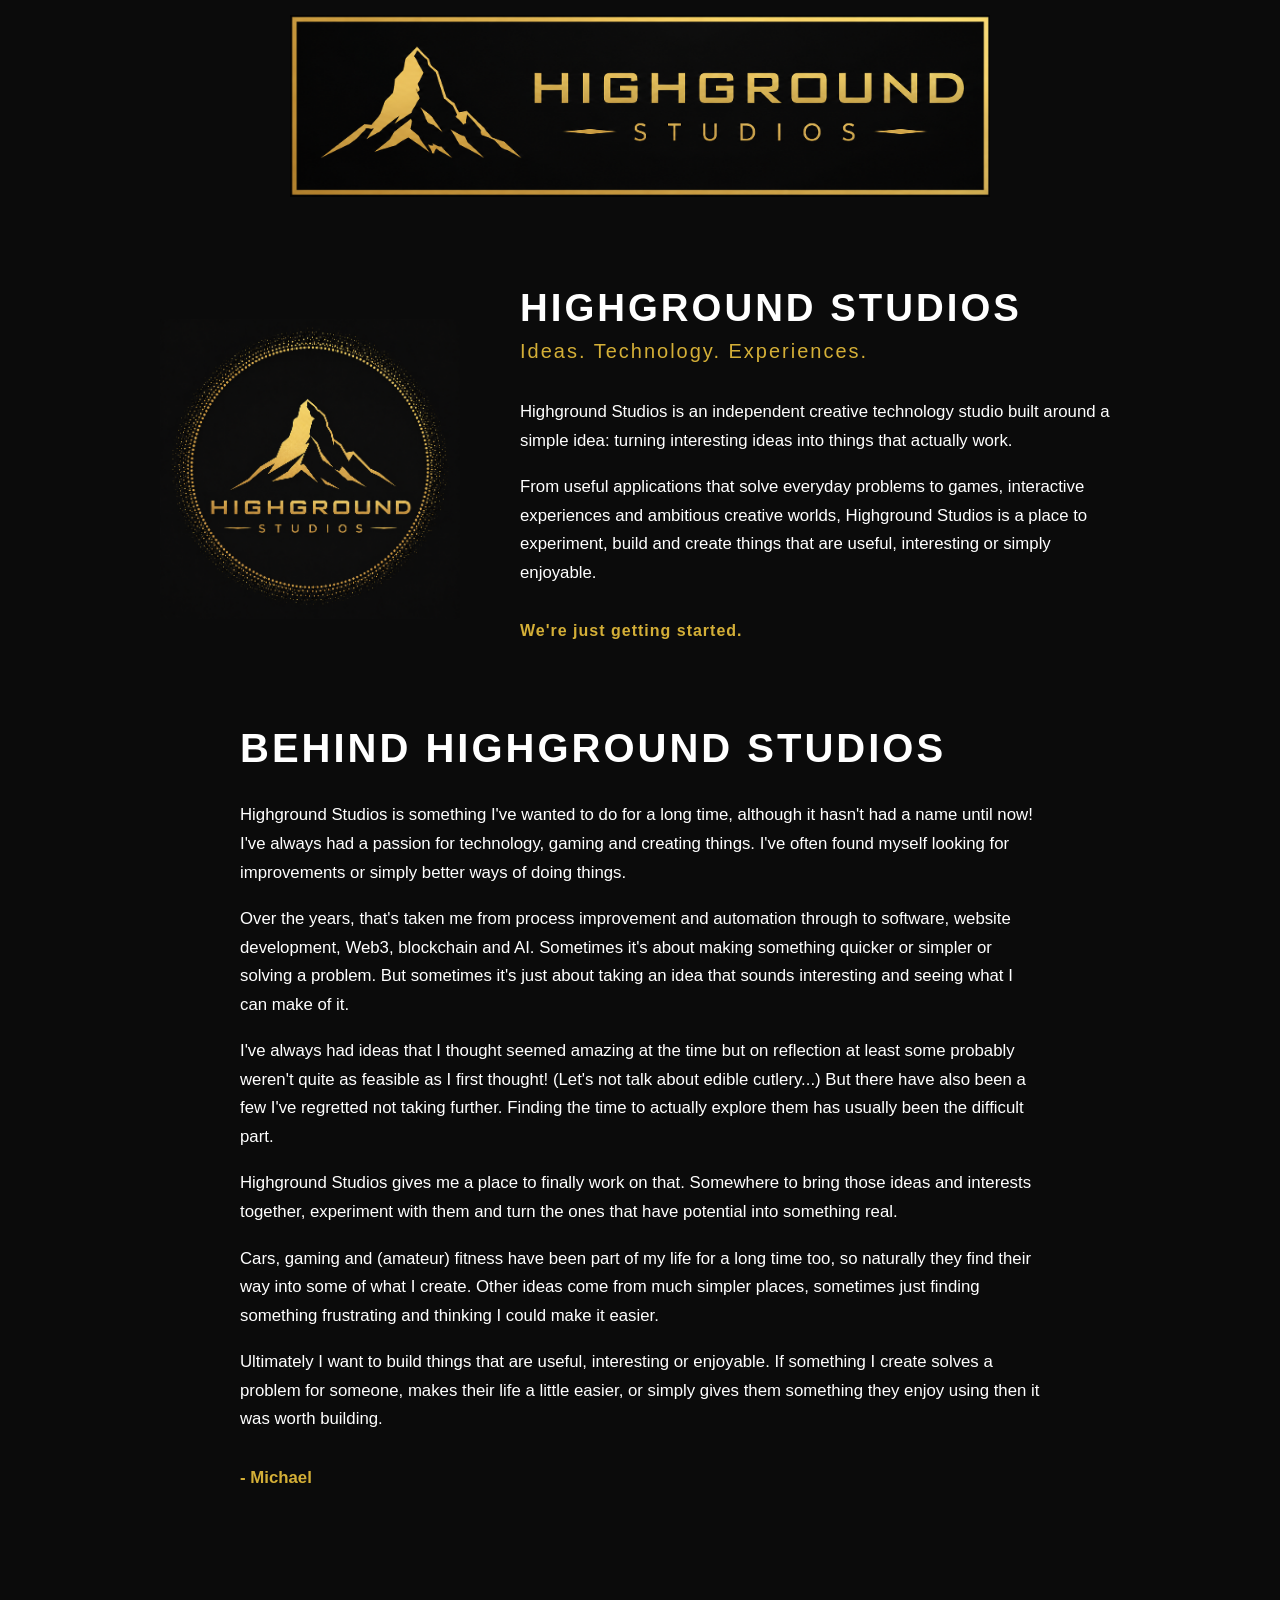
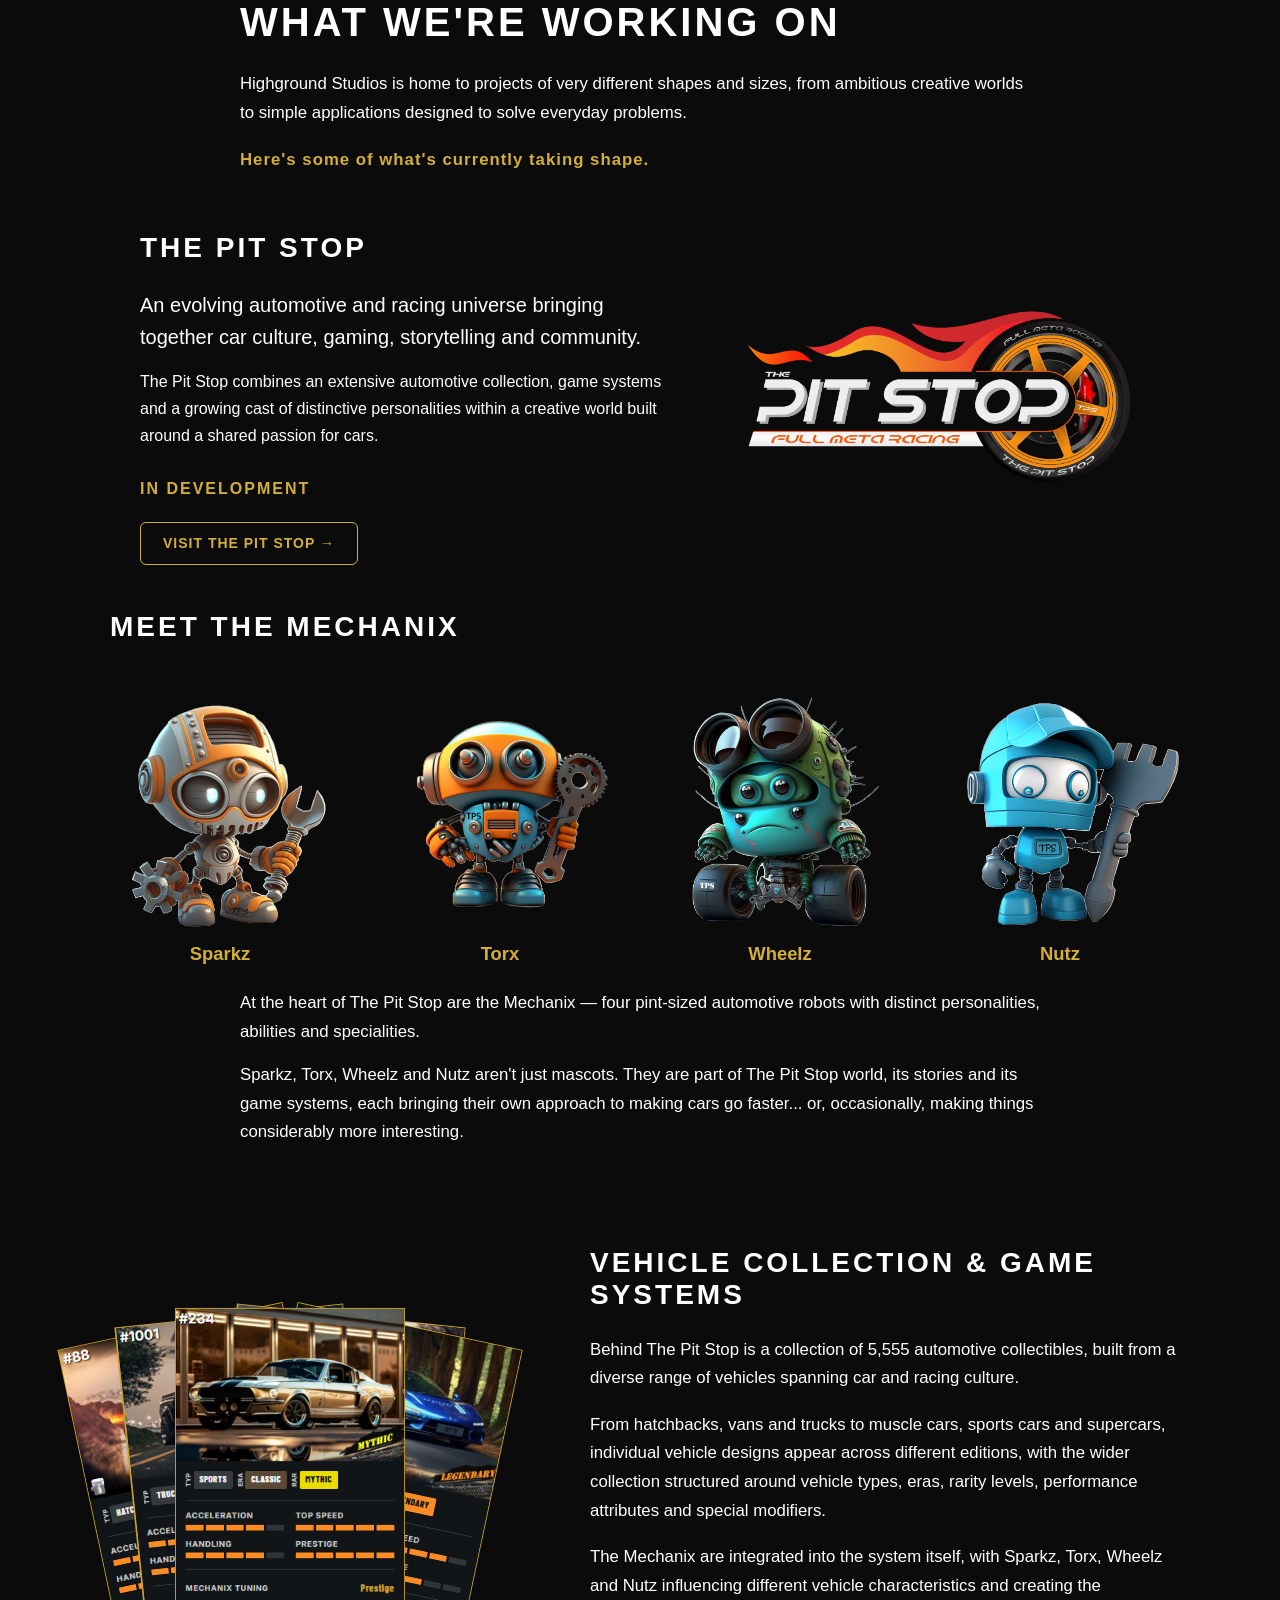
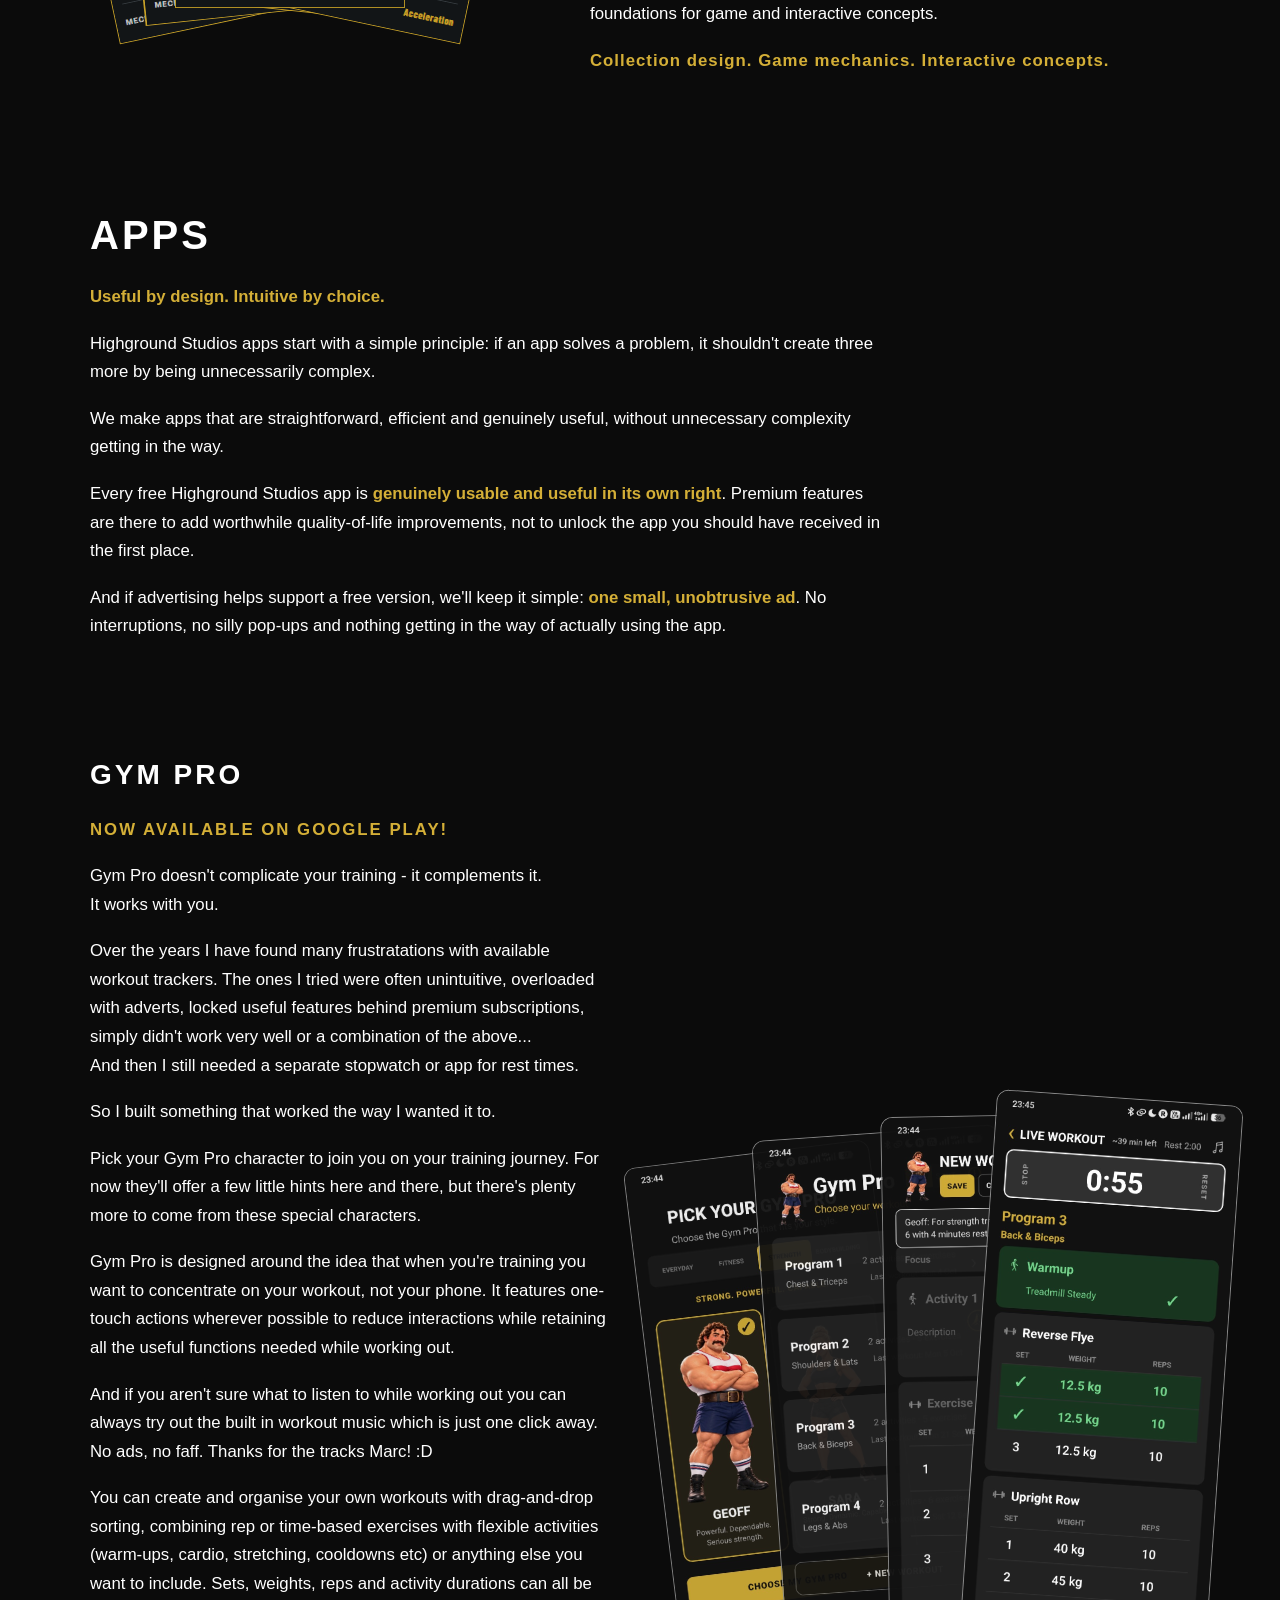
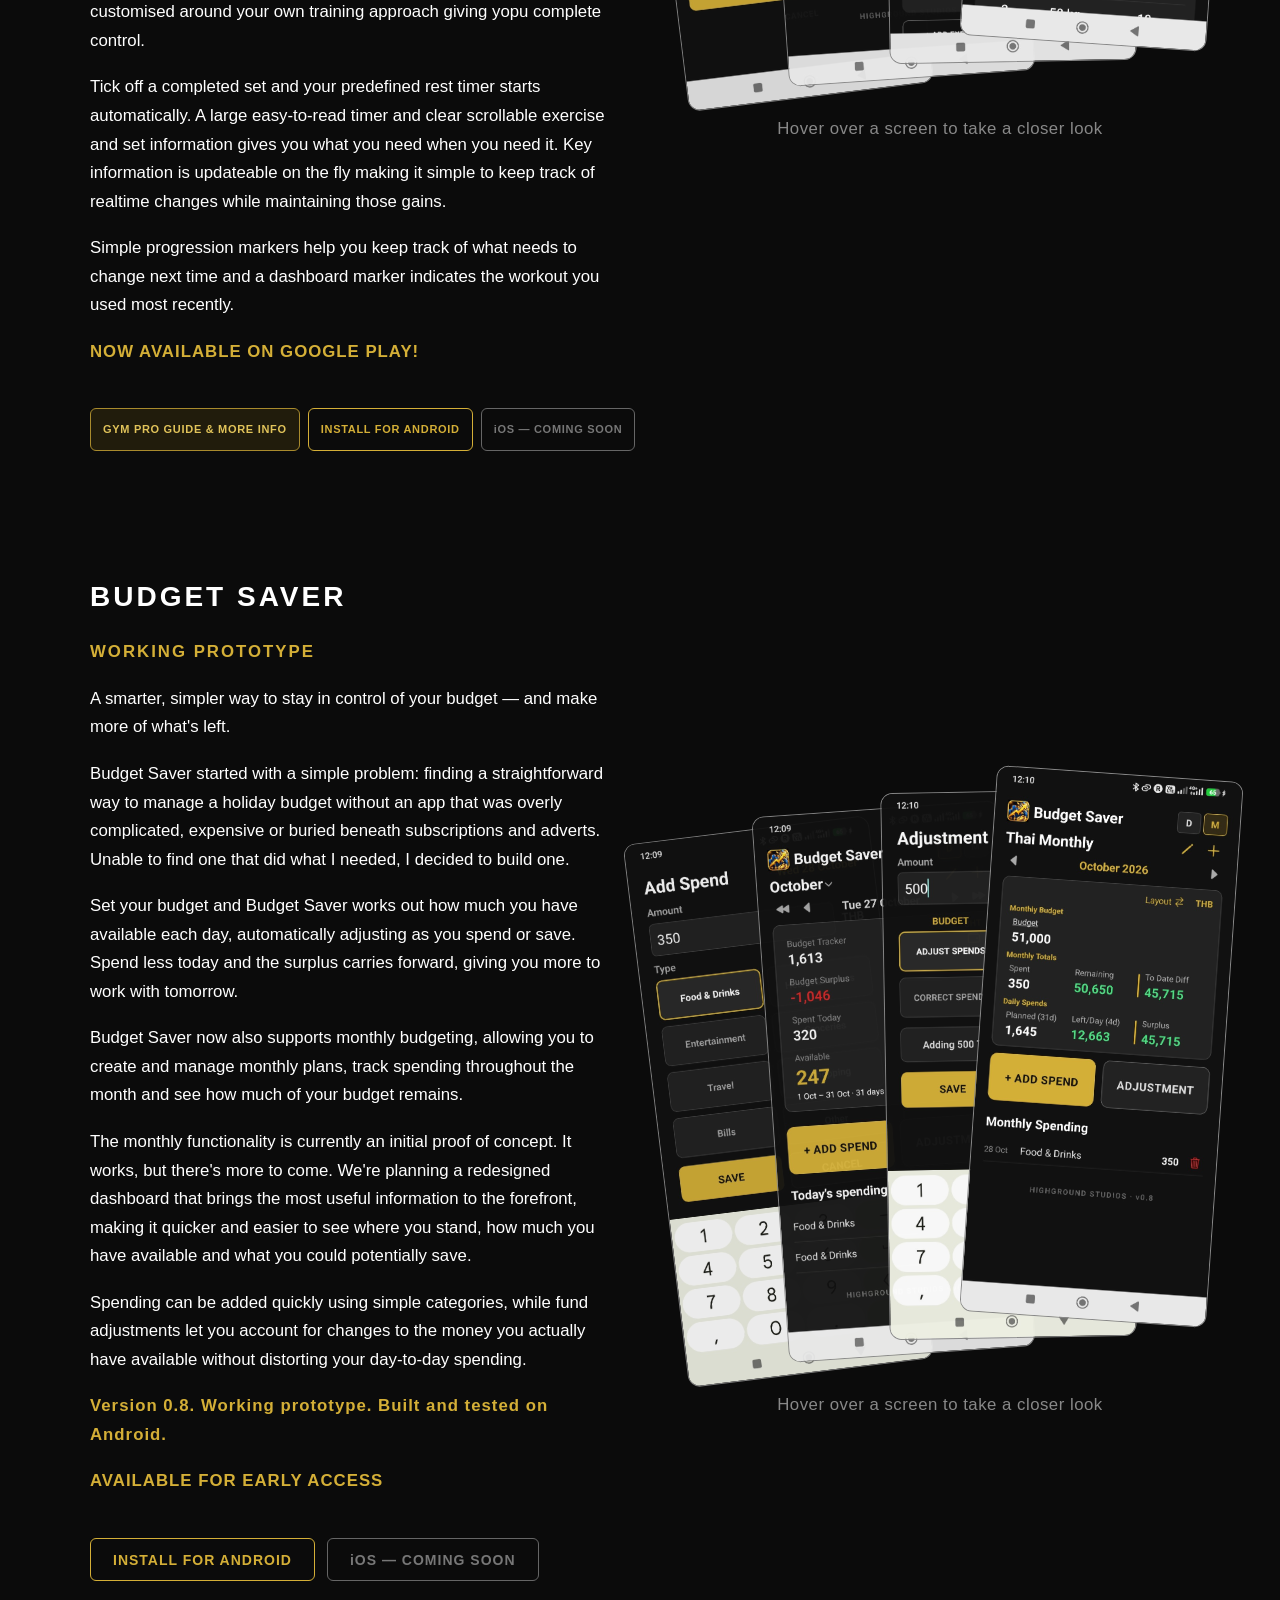
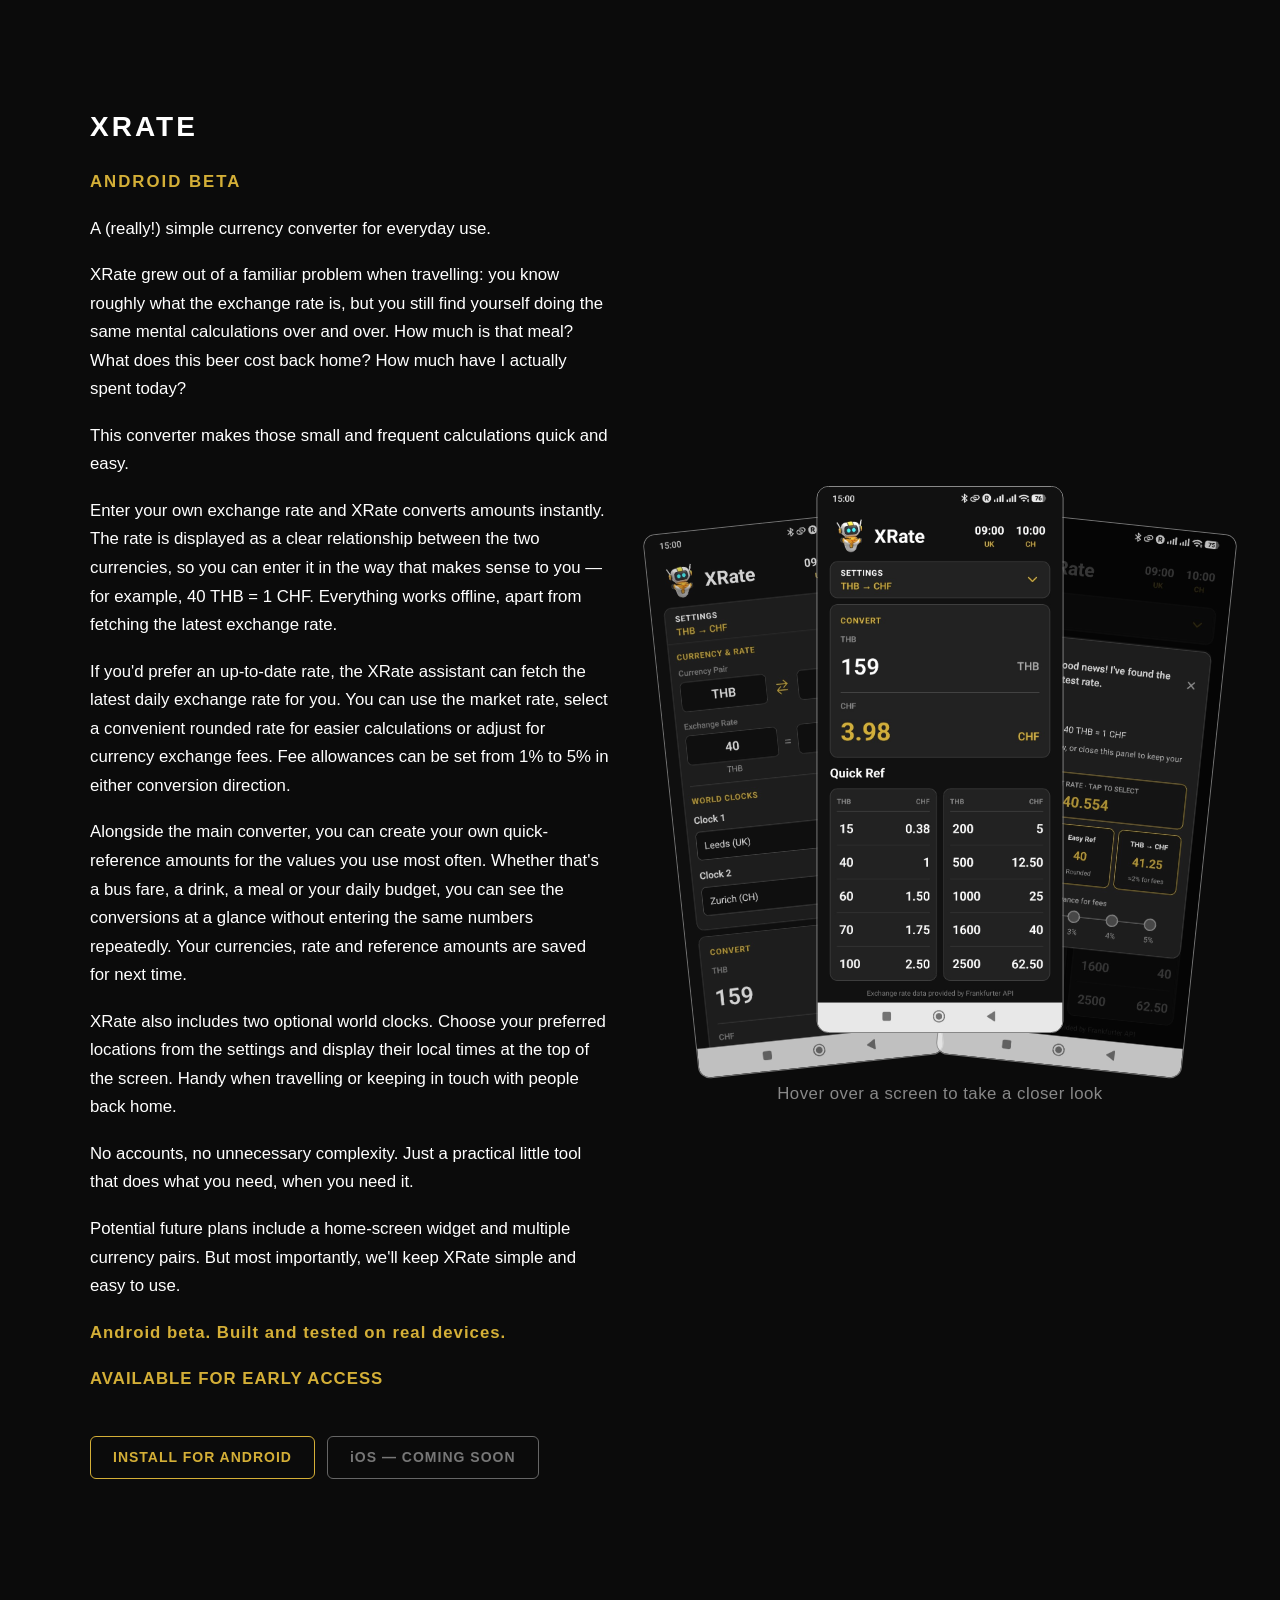
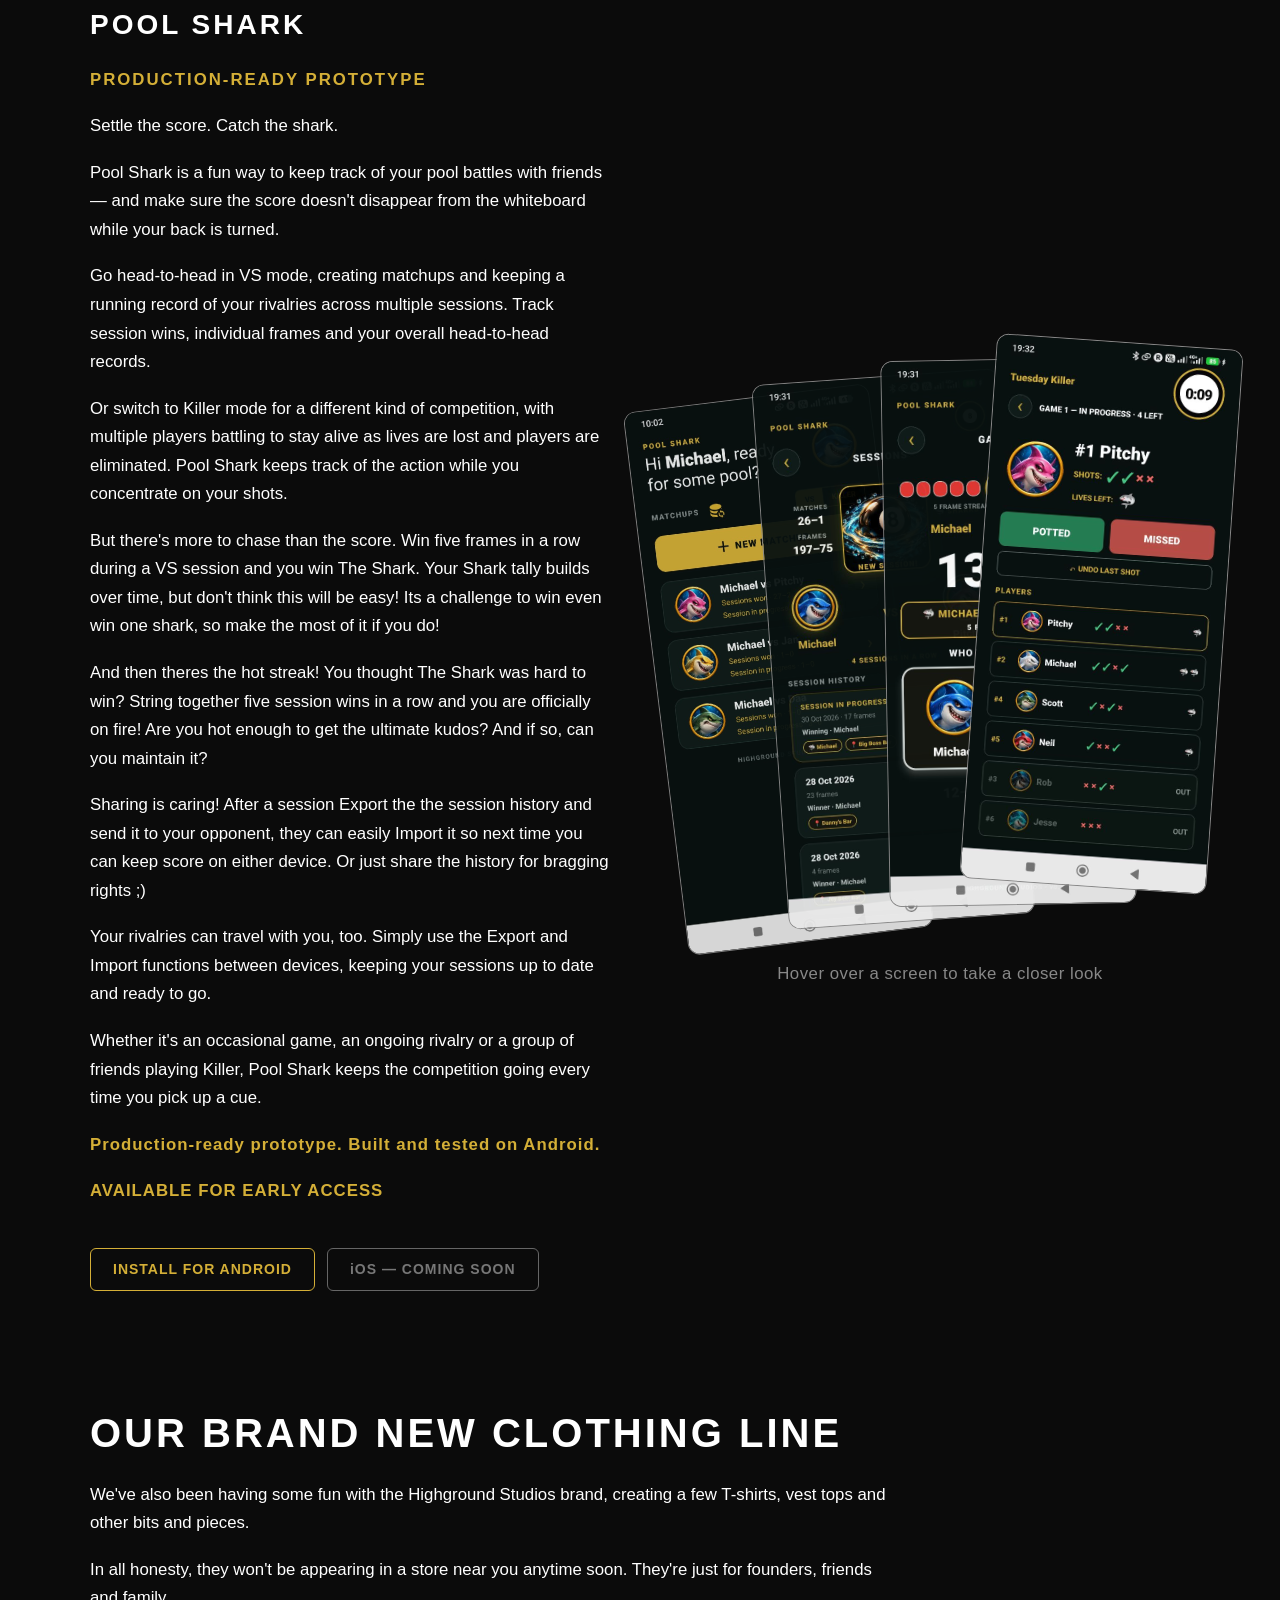
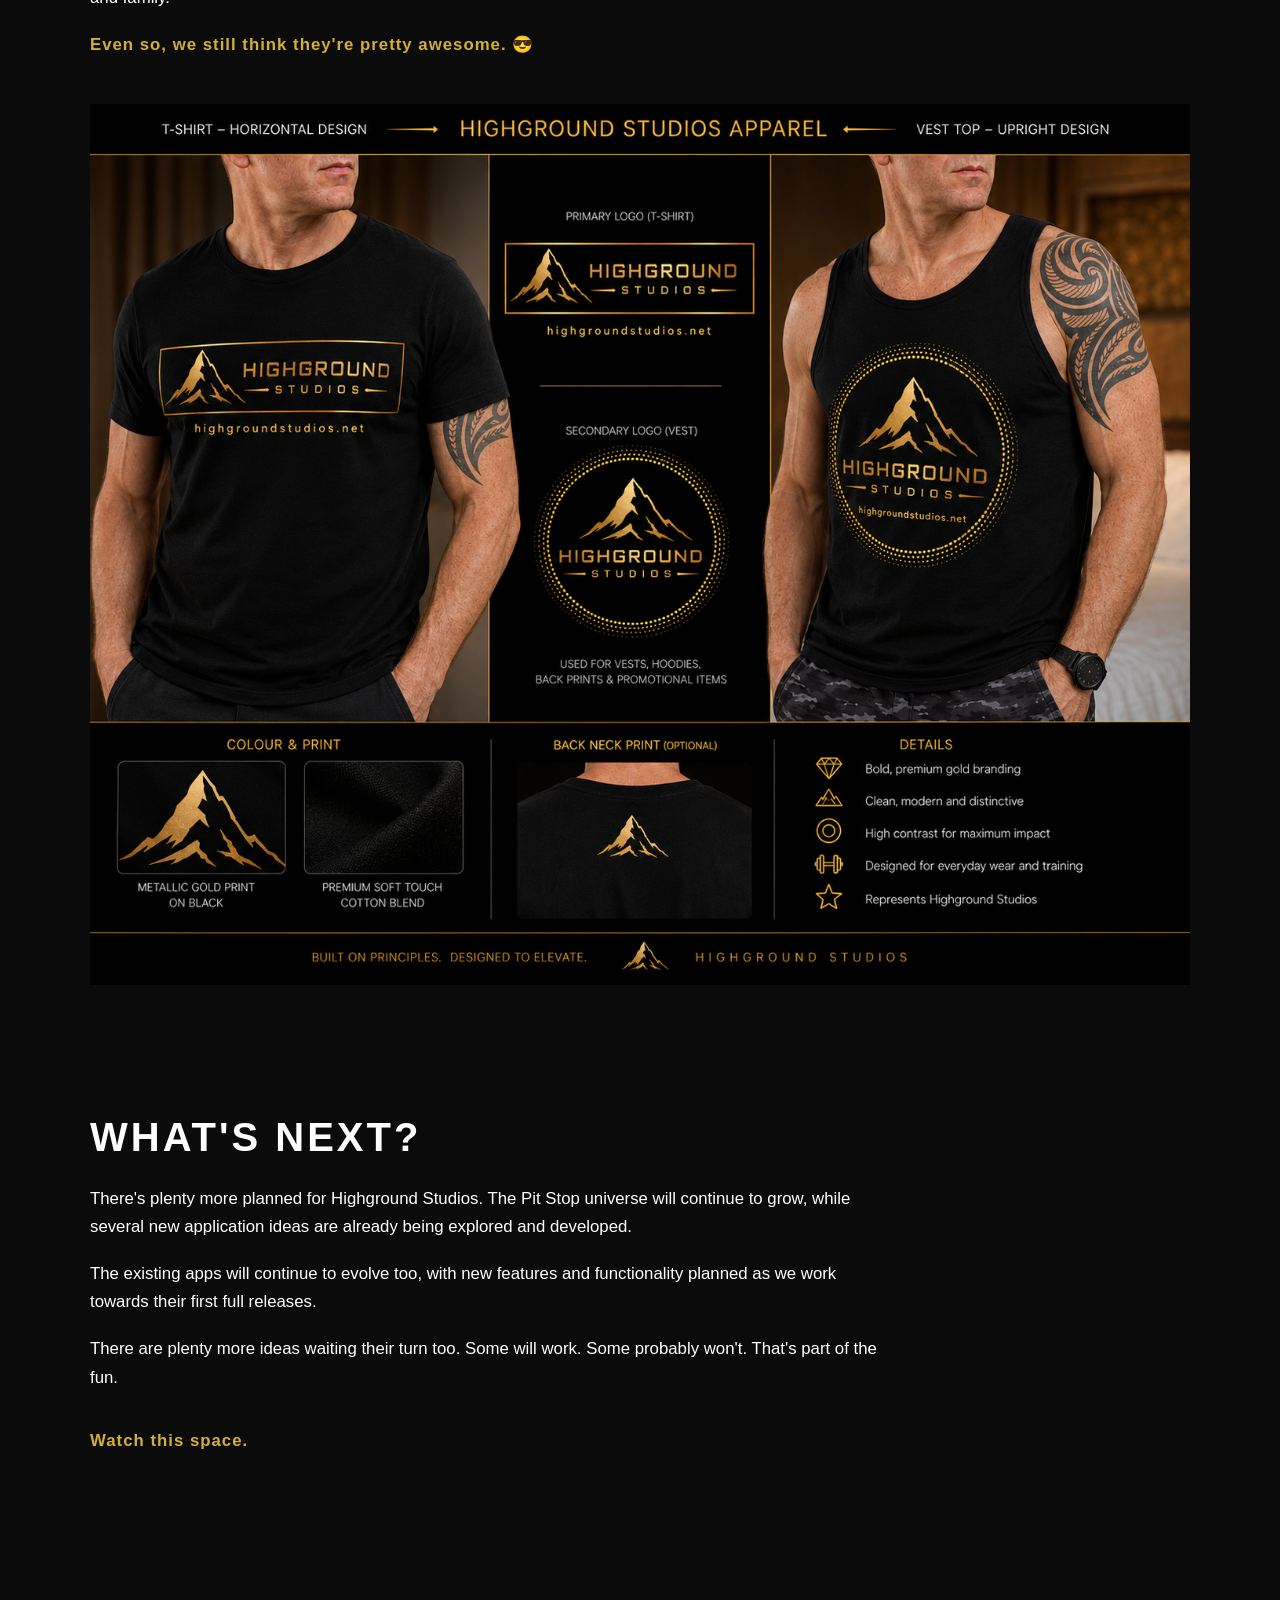
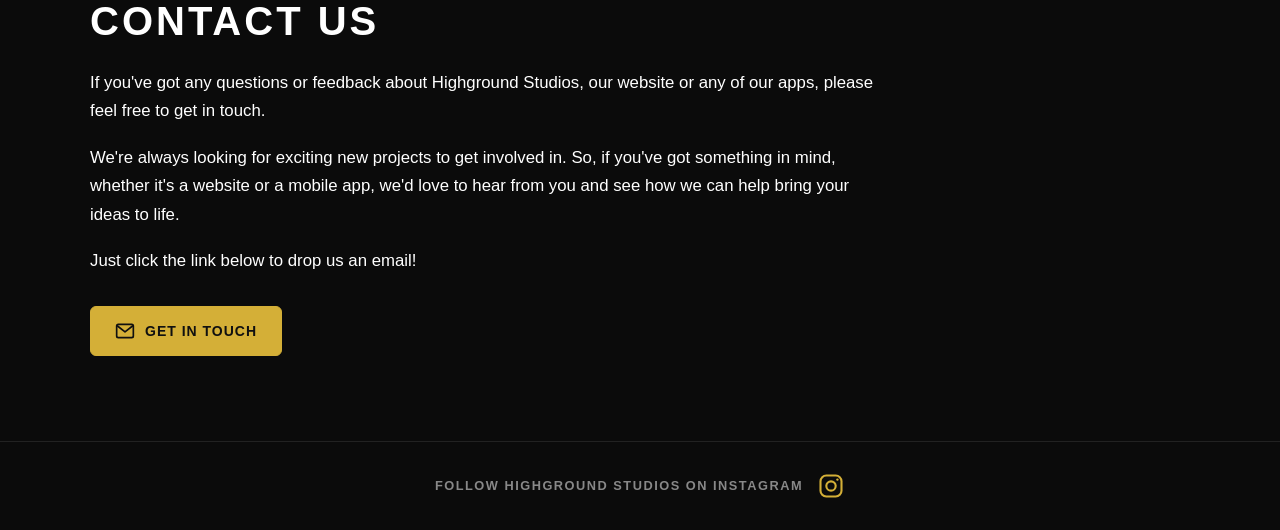
<file: index.html>
<!DOCTYPE html>
<html lang="en">
<head>
    <meta charset="UTF-8">
    <meta name="viewport" content="width=device-width, initial-scale=1.0">

    <title>Highground Studios</title>

    <link rel="stylesheet" href="styles.css">
    <link rel="icon" type="image/png" href="assets/images/logo-clean.png">
</head>

<body>

    <header class="site-header">
        <img
            src="assets/images/logo-banner.png"
            alt="Highground Studios"
            class="banner-logo"
        >
    </header>

    <main>

        <!-- =====================================================
             HIGHGROUND STUDIOS
             ===================================================== -->

        <section class="about" id="home">

            <div class="about-layout">

                <div class="about-image">
                    <img
                        src="assets/images/logo-main.png"
                        alt="Highground Studios"
                        class="about-logo"
                    >
                </div>

                <div class="about-content">

                    <h1>HIGHGROUND STUDIOS</h1>

                    <p class="tagline">
                        Ideas. Technology. Experiences.
                    </p>

                    <p class="about-text">
                        Highground Studios is an independent creative technology studio
                        built around a simple idea: turning interesting ideas into things
                        that actually work.
                    </p>

                    <p class="about-text">
                        From useful applications that solve everyday problems to games,
                        interactive experiences and ambitious creative worlds, Highground
                        Studios is a place to experiment, build and create things that are
                        useful, interesting or simply enjoyable.
                    </p>

                    <p class="coming-soon">
                        We're just getting started.
                    </p>

                </div>

            </div>

        </section>


        <!-- =====================================================
             BEHIND HIGHGROUND STUDIOS
             ===================================================== -->

        <section class="behind-highground" id="about">

            <div class="behind-highground-content">

                <h2>BEHIND HIGHGROUND STUDIOS</h2>

                <p>
                    Highground Studios is something I've wanted to do for a long time,
                    although it hasn't had a name until now! I've always had a passion
                    for technology, gaming and creating things. I've often found myself
                    looking for improvements or simply better ways of doing things.
                </p>

                <p>
                    Over the years, that's taken me from process improvement and automation
                    through to software, website development, Web3, blockchain and AI.
                    Sometimes it's about making something quicker or simpler or solving a
                    problem. But sometimes it's just about taking an idea that sounds
                    interesting and seeing what I can make of it.
                </p>

                <p>
                    I've always had ideas that I thought seemed amazing at the time but on
                    reflection at least some probably weren't quite as feasible as I first
                    thought! (Let's not talk about edible cutlery...) But there have also
                    been a few I've regretted not taking further. Finding the time to
                    actually explore them has usually been the difficult part.
                </p>

                <p>
                    Highground Studios gives me a place to finally work on that. Somewhere
                    to bring those ideas and interests together, experiment with them and
                    turn the ones that have potential into something real.
                </p>

                <p>
                    Cars, gaming and (amateur) fitness have been part of my life for a long
                    time too, so naturally they find their way into some of what I create.
                    Other ideas come from much simpler places, sometimes just finding
                    something frustrating and thinking I could make it easier.
                </p>

                <p>
                    Ultimately I want to build things that are useful, interesting or
                    enjoyable. If something I create solves a problem for someone, makes
                    their life a little easier, or simply gives them something they enjoy
                    using then it was worth building.
                </p>

                <p class="behind-highground-signature">
                    - Michael
                </p>

            </div>

        </section>


        <!-- =====================================================
             WHAT WE'RE WORKING ON
             ===================================================== -->

        <section class="work-intro" id="projects">

            <div class="work-intro-content">

                <h2>WHAT WE'RE WORKING ON</h2>

                <p>
                    Highground Studios is home to projects of very different shapes and sizes,
                    from ambitious creative worlds to simple applications designed to solve
                    everyday problems.
                </p>

                <p class="concept-note">
                    Here's some of what's currently taking shape.
                </p>

            </div>

        </section>


        <!-- =====================================================
             THE PIT STOP
             ===================================================== -->

        <section class="projects">

            <section class="pit-stop" id="the-pit-stop">

                <div class="pit-stop-layout">

                    <div class="pit-stop-content">

                        <h3>THE PIT STOP</h3>

                        <p class="project-intro">
                            An evolving automotive and racing universe bringing together
                            car culture, gaming, storytelling and community.
                        </p>

                        <p class="project-text">
                            The Pit Stop combines an extensive automotive collection,
                            game systems and a growing cast of distinctive personalities
                            within a creative world built around a shared passion for cars.
                        </p>

                        <p class="project-status">
                            IN DEVELOPMENT
                        </p>

                        <div class="app-downloads">
                            <a href="https://the-pit-stop.net" class="download-button">
                                VISIT THE PIT STOP →
                            </a>
                        </div>                   

                    </div>

                    <div class="pit-stop-image">
                        <img
                            src="assets/images/the-pit-stop.png"
                            alt="The Pit Stop"
                            class="pit-stop-logo"
                        >
                    </div>

                </div>

            </section>

        </section>


        <!-- =====================================================
             MEET THE MECHANIX
             ===================================================== -->

        <section class="mechanix-section" id="mechanix">

            <h3>MEET THE MECHANIX</h3>

            <div class="mechanix-grid">

            <div class="mechanix mechanix-sparkz">
                <div class="mechanix-bubble bubble-main">
                    I've got room for one more job!
                </div>
                <div class="mechanix-bubble bubble-wheelz-reaction">
                    It's done! Move on!
                </div>
                <div class="mechanix-bubble bubble-nutz-reaction">
                    When do we start?
                </div>
                <img src="assets/images/sparkz.png" alt="Sparkz">
                <h4>Sparkz</h4>
            </div>

            <div class="mechanix mechanix-torx">
                <div class="mechanix-bubble bubble-main">
                    Right. I've definitely got that figured out now.
                </div>
                <div class="mechanix-bubble bubble-nutz-reaction">
                    Have you thought this through?
                </div>
                <img src="assets/images/torx.png" alt="Torx">
                <h4>Torx</h4>
            </div>

            <div class="mechanix mechanix-wheelz">
                <div class="mechanix-bubble bubble-main">
                    I'll just check that one more time.
                </div>
                <div class="mechanix-bubble bubble-sparkz-reaction">
                    You're already doing six.
                </div>
                <div class="mechanix-bubble bubble-torx-reaction">
                    About time. Can we get on with it now?
                </div>
                <div class="mechanix-bubble bubble-nutz-reaction">
                    Oh no. Not again.
                </div>
                <img src="assets/images/wheelz.png" alt="Wheelz">
                <h4>Wheelz</h4>
            </div>

            <div class="mechanix mechanix-nutz">
                <div class="mechanix-bubble bubble-main">
                    Ooh! I've had another great idea!
                </div>

                <div class="mechanix-bubble bubble-sparkz-thought">
                    Would the biscuit tin be better with wheels or legs?
                </div>

                <div class="mechanix-bubble bubble-torx-thought">
                    Is it fish and chip Friday today? Oh... it's not Friday.
                </div>

                <div class="mechanix-bubble bubble-wheelz-thought">
                    Hmm... Could that sausage dog run faster with caterpillar tracks?
                </div>

                <img src="assets/images/nutz.png" alt="Nutz">
                <h4>Nutz</h4>
            </div>

            </div>

            <div class="mechanix-intro">

                <p>
                    At the heart of The Pit Stop are the Mechanix — four pint-sized
                    automotive robots with distinct personalities, abilities and
                    specialities.
                </p>

                <p>
                    Sparkz, Torx, Wheelz and Nutz aren't just mascots. They are part of
                    The Pit Stop world, its stories and its game systems, each bringing
                    their own approach to making cars go faster... or, occasionally,
                    making things considerably more interesting.
                </p>

            </div>

        </section>


        <!-- =====================================================
             VEHICLE COLLECTION & GAME SYSTEMS
             ===================================================== -->

        <section class="vehicle-systems">

            <div class="vehicle-systems-layout">

                <div class="card-fan">
                    <img src="assets/images/n88.png" alt="TPS #88">
                    <img src="assets/images/n1001.png" alt="TPS #1001">
                    <img src="assets/images/n234.png" alt="TPS #234">
                    <img src="assets/images/n784.png" alt="TPS #784">
                    <img src="assets/images/n55.png" alt="TPS #55">
                </div>

                <div class="vehicle-systems-content">

                    <h3>VEHICLE COLLECTION &amp; GAME SYSTEMS</h3>

                    <p class="vehicle-intro">
                        Behind The Pit Stop is a collection of 5,555 automotive collectibles,
                        built from a diverse range of vehicles spanning car and racing culture.
                    </p>

                    <p>
                        From hatchbacks, vans and trucks to muscle cars, sports cars and
                        supercars, individual vehicle designs appear across different
                        editions, with the wider collection structured around vehicle types,
                        eras, rarity levels, performance attributes and special modifiers.
                    </p>

                    <p>
                        The Mechanix are integrated into the system itself, with Sparkz,
                        Torx, Wheelz and Nutz influencing different vehicle
                        characteristics and creating the foundations for game and
                        interactive concepts.
                    </p>

                    <p class="concept-note">
                        Collection design. Game mechanics. Interactive concepts.
                    </p>

                </div>

            </div>

        </section>


        <!-- =====================================================
             APPS
             ===================================================== -->

        <section class="apps-intro" id="apps">

            <div class="apps-intro-content">

                <h2>APPS</h2>

                <p class="apps-tagline">
                    Useful by design. Intuitive by choice.
                </p>

                <p>
                    Highground Studios apps start with a simple principle: if an app
                    solves a problem, it shouldn't create three more by being unnecessarily
                    complex.
                </p>

                <p>
                    We make apps that are straightforward, efficient and genuinely useful,
                    without unnecessary complexity getting in the way.
                </p>

                <p>
                    Every free Highground Studios app is
                    <strong>genuinely usable and useful in its own right</strong>.
                    Premium features are there to add worthwhile quality-of-life
                    improvements, not to unlock the app you should have received
                    in the first place.
                </p>

                <p>
                    And if advertising helps support a free version, we'll keep it
                    simple: <strong>one small, unobtrusive ad</strong>. No interruptions,
                    no silly pop-ups and nothing getting in the way of actually using
                    the app.
                </p>

            </div>
        </section>


        <!-- =====================================================
             GYMPRO
             ===================================================== -->

        <section class="gympro" id="gympro">

            <div class="gympro-layout">

                <div class="gympro-content">

                    <h3>GYM PRO</h3>

                    <p class="project-status">
                        NOW AVAILABLE ON GOOGLE PLAY!
                    </p>

                    <p class="gympro-intro">
                        Gym Pro doesn't complicate your training - it complements it.<br>
                        It works with you. 
                    </p>

                    <p>
                        Over the years I have found many frustratations with available workout trackers.
                        The ones I tried were often unintuitive, overloaded with adverts, 
                        locked useful features behind premium subscriptions, simply 
                        didn't work very well or a combination of the above...<br>
                        And then I still needed a separate stopwatch or app for rest times.
                    </p>

                    <p>
                        So I built something that worked the way I wanted it to.
                    </p>

                    <p>
                        Pick your Gym Pro character to join you on your training journey. For now they'll offer a few little hints here and there, but there's plenty more to come from these special characters.
                    </p>

                    <p>
                        Gym Pro is designed around the idea that when you're training 
                        you want to concentrate on your workout, not your phone. It features
                        one-touch actions wherever possible to reduce interactions while 
                        retaining all the useful functions needed while working out.
                    </p>
                    <p>
                        And if you aren't sure what to listen to while working out you can always 
                        try out the built in workout music which is just one click away. No ads, no faff.
                        Thanks for the tracks Marc! :D
                    </p>

                    <p>
                        You can create and organise your own workouts with drag-and-drop sorting,
                        combining rep or time-based exercises with flexible activities 
                        (warm-ups, cardio, stretching, cooldowns etc) or anything else you want
                        to include. Sets, weights, reps and activity durations can all be
                        customised around your own training approach giving yopu complete control.
                    </p>

                    <p>
                        Tick off a completed set and your predefined rest timer starts
                        automatically. A large easy-to-read timer and clear scrollable
                        exercise and set information gives you what you need when you need it.
                        Key information is updateable on the fly making it simple to 
                        keep track of realtime changes while maintaining those gains.
                    </p>

                    <p>
                        Simple progression markers help you keep track of what needs to
                        change next time and a dashboard marker indicates the workout
                        you used most recently.
                    </p>

                    <p class="concept-note">NOW AVAILABLE ON GOOGLE PLAY!</p>
                    

                </div>

                <div class="gympro-visual">
                    <img src="assets/images/gympro-characters.jpg" alt="Gym Pro character selection" class="gympro-screen gympro-screen-1">
                    <img src="assets/images/gympro-dash.jpg" alt="Gym Pro dashboard" class="gympro-screen gympro-screen-2">
                    <img src="assets/images/gympro-new-workout.jpg" alt="Gym Pro workout setup" class="gympro-screen gympro-screen-3">
                    <img src="assets/images/gympro-live.jpg" alt="Gym Pro live workout" class="gympro-screen gympro-screen-4">
                    <p class="screenshot-hint">Hover over a screen to take a closer look</p>
                </div>
            </div>

            <div class="app-downloads app-downloads-wide">
                        <a href="gympro.html" class="info-button">GYM PRO GUIDE &amp; MORE INFO</a>
                        <a href="https://play.google.com/store/apps/details?id=com.highgroundstudios.gympro" class="download-button" target="_blank" rel="noopener noreferrer">INSTALL FOR ANDROID</a>
                        <span class="download-button download-button-disabled">iOS — COMING SOON</span>
                    </div>

        </section>



        <!-- =====================================================
            BUDGET SAVER
            ===================================================== -->

        <section class="jarjar" id="budgetsaver">

            <div class="jarjar-layout">

                <div class="jarjar-content">

                    <h3>BUDGET SAVER</h3>

                    <p class="project-status">
                        WORKING PROTOTYPE
                    </p>

                    <p class="jarjar-intro">
                        A smarter, simpler way to stay in control of your budget —
                        and make more of what's left.
                    </p>

                    <p>
                        Budget Saver started with a simple problem: finding a straightforward
                        way to manage a holiday budget without an app that was overly
                        complicated, expensive or buried beneath subscriptions and adverts.
                        Unable to find one that did what I needed, I decided to build one.
                    </p>

                    <p>
                        Set your budget and Budget Saver works out how much you have available
                        each day, automatically adjusting as you spend or save. Spend less
                        today and the surplus carries forward, giving you more to work with
                        tomorrow.
                    </p>

                    <p>
                        Budget Saver now also supports monthly budgeting, allowing you to
                        create and manage monthly plans, track spending throughout the month
                        and see how much of your budget remains.
                    </p>

                    <p>
                        The monthly functionality is currently an initial proof of concept.
                        It works, but there's more to come. We're planning a redesigned
                        dashboard that brings the most useful information to the forefront,
                        making it quicker and easier to see where you stand, how much you
                        have available and what you could potentially save.
                    </p>

                    <p>
                        Spending can be added quickly using simple categories, while fund
                        adjustments let you account for changes to the money you actually
                        have available without distorting your day-to-day spending.
                    </p>

                    <p class="concept-note">
                        Version 0.8. Working prototype. Built and tested on Android.
                    </p>

                    <p class="concept-note">AVAILABLE FOR EARLY ACCESS</p>
                    

                </div>

                <div class="jarjar-visual jarjar-visual-four">

                    <img
                        src="assets/images/budgetsaver-addspend.jpg"
                        alt="Budget Saver add spend screen"
                        class="jarjar-screen jarjar-screen-left"
                    >

                    <img
                        src="assets/images/budgetsaver-adjust.jpg"
                        alt="Budget Saver adjustment screen"
                        class="jarjar-screen jarjar-screen-right"
                    >

                    <img
                        src="assets/images/budgetsaver-daily.jpg"
                        alt="Budget Saver daily dashboard"
                        class="jarjar-screen jarjar-screen-daily"
                    >

                    <img
                        src="assets/images/budgetsaver-monthly.jpg"
                        alt="Budget Saver monthly dashboard"
                        class="jarjar-screen jarjar-screen-front"
                    >

                    <p class="screenshot-hint">
                        Hover over a screen to take a closer look
                    </p>

                </div>

            </div>

            <div class="app-downloads app-downloads-wide">
                        <a href="android.html?from=budgetsaver" class="download-button">INSTALL FOR ANDROID</a>
                        <span class="download-button download-button-disabled">iOS — COMING SOON</span>
                    </div>

        </section>

        <!-- =====================================================
             XRATE
             ===================================================== -->


        <section class="xrate" id="xrate">

            <div class="xrate-layout">

                <div class="xrate-content">

                    <h3>XRATE</h3>

                    <p class="project-status">
                        ANDROID BETA
                    </p>

                    <p class="xrate-intro">
                        A (really!) simple currency converter for everyday use.
                    </p>

                    <p>
                        XRate grew out of a familiar problem when travelling: you know
                        roughly what the exchange rate is, but you still find yourself
                        doing the same mental calculations over and over. How much is
                        that meal? What does this beer cost back home? How much have
                        I actually spent today?
                    </p>

                    <p>
                        This converter makes those small and frequent calculations
                        quick and easy.
                    </p>

                    <p>
                        Enter your own exchange rate and XRate converts amounts
                        instantly. The rate is displayed as a clear relationship
                        between the two currencies, so you can enter it in the way
                        that makes sense to you — for example, 40 THB = 1 CHF.
                        Everything works offline, apart from fetching the latest
                        exchange rate.
                    </p>

                    <p>
                        If you'd prefer an up-to-date rate, the XRate assistant can
                        fetch the latest daily exchange rate for you. You can use
                        the market rate, select a convenient rounded rate for
                        easier calculations or adjust for currency exchange fees.
                        Fee allowances can be set from 1% to 5% in either
                        conversion direction.
                    </p>

                    <p>
                        Alongside the main converter, you can create your own
                        quick-reference amounts for the values you use most often.
                        Whether that's a bus fare, a drink, a meal or your daily
                        budget, you can see the conversions at a glance without
                        entering the same numbers repeatedly. Your currencies,
                        rate and reference amounts are saved for next time.
                    </p>

                    <p>
                        XRate also includes two optional world clocks. Choose
                        your preferred locations from the settings and display
                        their local times at the top of the screen. Handy when
                        travelling or keeping in touch with people back home.
                    </p>

                    <p>
                        No accounts, no unnecessary complexity. Just a practical
                        little tool that does what you need, when you need it.
                    </p>

                    <p>
                        Potential future plans include a home-screen widget
                        and multiple currency pairs. But most importantly,
                        we'll keep XRate simple and easy to use.
                    </p>

                    <p class="concept-note">
                        Android beta. Built and tested on real devices.
                    </p>

                    <p class="concept-note">AVAILABLE FOR EARLY ACCESS</p>
                    

                </div>

                <div class="xrate-visual">

                    <img
                        src="assets/images/xrate v0.3 2.jpg"
                        alt="XRate currency and world clock settings"
                        class="xrate-screen xrate-screen-left"
                    >

                    <img
                        src="assets/images/xrate v0.3 3.jpg"
                        alt="XRate assistant with daily rates and fee adjustments"
                        class="xrate-screen xrate-screen-right"
                    >

                    <img
                        src="assets/images/xrate v0.3 1.jpg"
                        alt="XRate converter with world clocks and quick references"
                        class="xrate-screen xrate-screen-front"
                    >

                    <p class="screenshot-hint">
                        Hover over a screen to take a closer look
                    </p>

                </div>

            </div>

            <div class="app-downloads app-downloads-wide">
                        <a href="android.html?from=xrate" class="download-button">INSTALL FOR ANDROID</a>
                        <span class="download-button download-button-disabled">iOS — COMING SOON</span>
                    </div>

        </section>


        <!-- =====================================================
            POOL SHARK
            ===================================================== -->

        <section class="poolshark" id="poolshark">

            <div class="poolshark-layout">

                <div class="poolshark-content">

                    <h3>POOL SHARK</h3>

                    <p class="project-status">
                        PRODUCTION-READY PROTOTYPE
                    </p>

                    <p class="poolshark-intro">
                        Settle the score. Catch the shark.
                    </p>

                    <p>
                        Pool Shark is a fun way to keep track of your pool battles with friends —
                        and make sure the score doesn't disappear from the whiteboard while your
                        back is turned.
                    </p>

                    <p>
                        Go head-to-head in VS mode, creating matchups and keeping a running record
                        of your rivalries across multiple sessions. Track session wins, individual
                        frames and your overall head-to-head records.
                    </p>

                    <p>
                        Or switch to Killer mode for a different kind of competition, with multiple
                        players battling to stay alive as lives are lost and players are eliminated.
                        Pool Shark keeps track of the action while you concentrate on your shots.
                    </p>

                    <p>
                        But there's more to chase than the score. Win five frames in a row during
                        a VS session and you win The Shark. Your Shark tally builds over time, 
                        but don't think this will be easy!
                        Its a challenge to win even win one shark, so make the most of it if you do!
                    </p>

                    <p>
                        And then theres the hot streak! You thought The Shark was hard to win? 
                        String together five session wins in a row and you are officially on fire!
                        Are you hot enough to get the ultimate kudos? And if so, can you maintain it?
                    </p>

                    <p>
                        Sharing is caring!
                        After a session Export the the session history and send it to your opponent,
                        they can easily Import it so next time you can keep score on either device.
                        Or just share the history for bragging rights ;)
                    </p>

                    <p>                        
                        Your rivalries can travel with you, too. Simply use the Export and Import functions
                        between devices, keeping your sessions up to date and ready to go.
                    </p>

                    <p>
                        Whether it's an occasional game, an ongoing rivalry or a group of friends
                        playing Killer, Pool Shark keeps the competition going every time you
                        pick up a cue.
                    </p>

                    <p class="concept-note">
                        Production-ready prototype. Built and tested on Android.
                    </p>

                    <p class="concept-note">AVAILABLE FOR EARLY ACCESS</p>
                    

                </div>


                <div class="poolshark-visual">

                    <img
                        src="assets/images/poolshark1.jpg"
                        alt="Pool Shark VS matchup dashboard"
                        class="poolshark-screen poolshark-screen-left"
                    >

                    <img
                        src="assets/images/poolshark3.jpg"
                        alt="Pool Shark session overview"
                        class="poolshark-screen poolshark-screen-right"
                    >

                    <img
                        src="assets/images/poolshark4.jpg"
                        alt="Pool Shark Killer gameplay"
                        class="poolshark-screen poolshark-screen-front"
                    >

                    <img
                        src="assets/images/poolshark2.jpg"
                        alt="Pool Shark VS gameplay"
                        class="poolshark-screen poolshark-screen-sessions"
                    >

                    <p class="screenshot-hint">
                        Hover over a screen to take a closer look
                    </p>

                </div>


            </div>

            <div class="app-downloads app-downloads-wide">
                        <a href="android.html?from=poolshark" class="download-button">INSTALL FOR ANDROID</a>
                        <span class="download-button download-button-disabled">iOS — COMING SOON</span>
                    </div>

        </section>

        <!-- =====================================================
            HIGHGROUND CLOTHING
            ===================================================== -->

        <section class="highground-clothing" id="clothing">

            <div class="highground-clothing-content">

                <h2>OUR BRAND NEW CLOTHING LINE</h2>

                <p>
                    We've also been having some fun with the Highground Studios brand,
                    creating a few T-shirts, vest tops and other bits and pieces.
                </p>

                <p>
                    In all honesty, they won't be appearing in a store near you anytime
                    soon. They're just for founders, friends and family.
                </p>

                <p class="concept-note">
                    Even so, we still think they're pretty awesome. 😎
                </p>

                <img
                    src="assets/images/shirt-concept.png"
                    alt="Highground Studios T-shirt and vest top concepts"
                    class="clothing-concept"
                >

            </div>

        </section>


        <!-- =====================================================
            WHAT'S NEXT?
            ===================================================== -->

        <section class="more-coming" id="next">

            <div class="more-coming-content">

                <h2>WHAT'S NEXT?</h2>

                <p>
                    There's plenty more planned for Highground Studios. The Pit Stop
                    universe will continue to grow, while several new application ideas
                    are already being explored and developed.
                </p>

                <p>
                    The existing apps will continue to evolve too, with new features
                    and functionality planned as we work towards their first full releases.
                </p>

                <p>
                    There are plenty more ideas waiting their turn too. Some will work.
                    Some probably won't. That's part of the fun.
                </p>

                <p class="concept-note">
                    Watch this space.
                </p>

            </div>

        </section>

        <!-- =====================================================
             CONTACT US
             ===================================================== -->
        <section class="contact-section" id="contact">
            <div class="contact-content">
                <h2>CONTACT US</h2>
                <p>
                    If you've got any questions or feedback about Highground Studios,
                    our website or any of our apps, please feel free to get in touch.
                </p>
                <p>
                    We're always looking for exciting new projects to get involved in.
                    So, if you've got something in mind, whether it's a website or a
                    mobile app, we'd love to hear from you and see how we can help
                    bring your ideas to life.
                </p>
                <p>Just click the link below to drop us an email!</p>
                <a class="contact-email-button" href="mailto:info@highgroundstudios.net?subject=Highground%20Studios%20%E2%80%93%20Website%20Enquiry">
                    <svg viewBox="0 0 24 24" width="20" height="20" fill="none" stroke="currentColor" stroke-width="2" stroke-linecap="round" stroke-linejoin="round" aria-hidden="true">
                        <rect x="2" y="4" width="20" height="16" rx="2"></rect>
                        <path d="m3 6 9 7 9-7"></path>
                    </svg>
                    GET IN TOUCH
                </a>
            </div>
        </section>
    </main>

    <footer class="site-footer">
        <div class="footer-content">
            <span class="footer-label">FOLLOW HIGHGROUND STUDIOS ON INSTAGRAM</span>

            <a
                href="https://www.instagram.com/madeby.highgroundstudios/"
                target="_blank"
                rel="noopener noreferrer"
                class="instagram-link"
                aria-label="Highground Studios on Instagram"
                title="@madeby.highgroundstudios"
            >
                <svg viewBox="0 0 24 24" aria-hidden="true">
                    <rect x="3" y="3" width="18" height="18" rx="5"></rect>
                    <circle cx="12" cy="12" r="4"></circle>
                    <circle cx="17.5" cy="6.5" r="1"></circle>
                </svg>
            </a>
        </div>
    </footer>

</body>
</html>
</file>
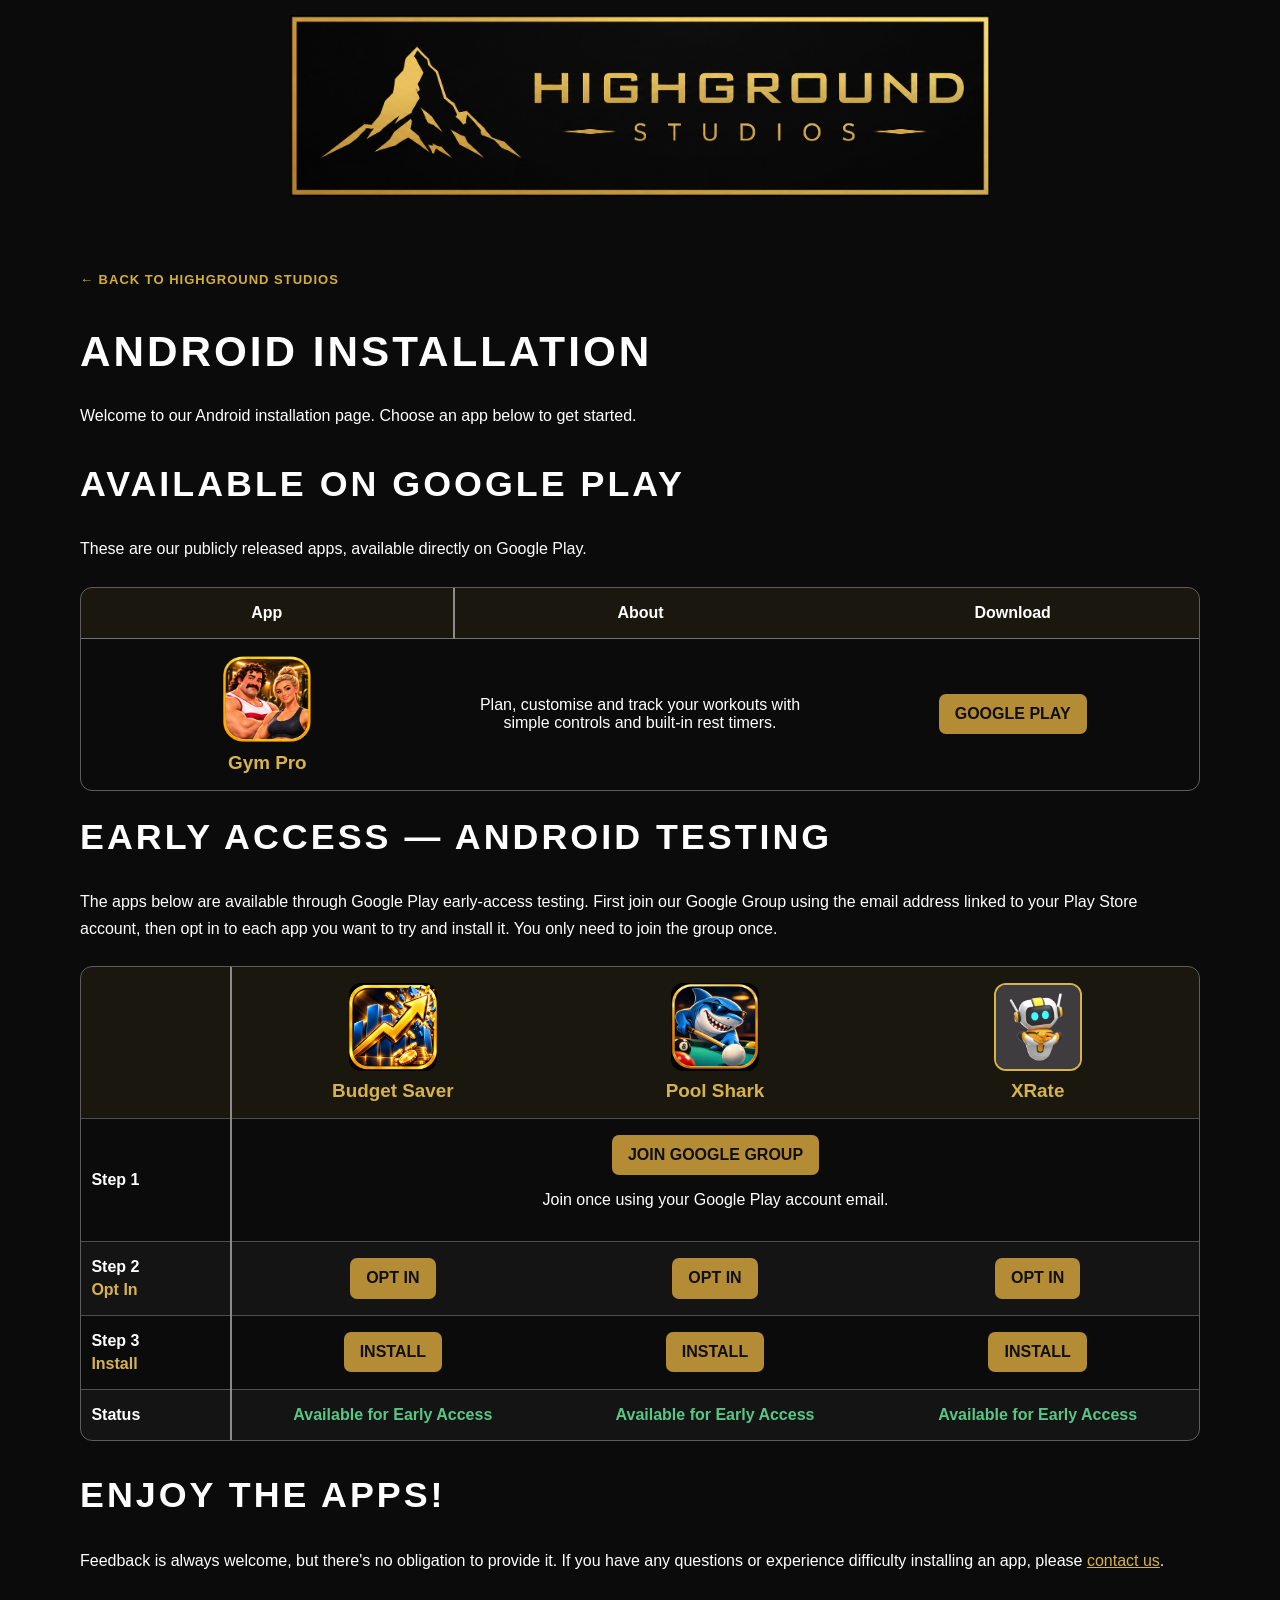
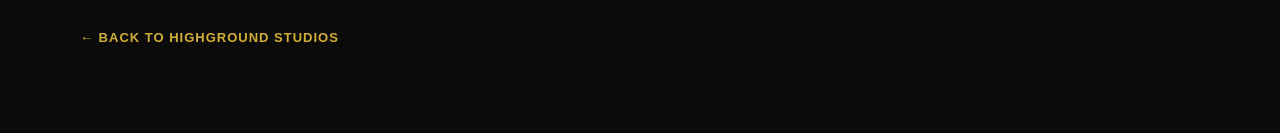
<file: android.html>
<!DOCTYPE html>
<html lang="en">
<head>
  <meta charset="UTF-8">
  <meta name="viewport" content="width=device-width, initial-scale=1.0">
  <title>Android Installation | Highground Studios</title>
  <link rel="stylesheet" href="styles.css">
  <link rel="icon" type="image/png" href="assets/images/logo-clean.png">
  <style>
    .android-main{max-width:1120px;margin:auto;padding:2rem 1rem 4rem}
    .android-main h1,.android-main h2{text-align:left}
    .android-main h1{font-size:clamp(1.8rem,3.3vw,2.7rem);line-height:1.2;margin:1rem 0 1.5rem}
    .android-main h2{font-size:clamp(1.65rem,2.8vw,2.3rem);line-height:1.25}
    .android-intro{margin:1.5rem 0 2rem;line-height:1.75;text-align:left}
    .android-table-wrap{overflow-x:auto;border:1px solid rgba(160,160,160,.55);border-radius:12px;margin:1.5rem 0}
    .android-table{width:100%;min-width:740px;table-layout:fixed;border-collapse:collapse;text-align:center}
    .android-table th,.android-table td{padding:1rem .65rem;border-bottom:1px solid rgba(160,160,160,.45)}
    .android-table thead th{vertical-align:middle;background:rgba(180,140,54,.09)}
    .android-table tbody tr:nth-child(even){background:rgba(255,255,255,.035)}
    .android-app-icon{display:block;width:88px;height:88px;object-fit:contain;margin:0 auto .55rem;border-radius:12px;transition:transform .2s ease;transform-origin:center}
    .android-table thead th:hover .android-app-icon{animation:android-icon-shimmy .5s ease-in-out;transform:scale(1.08)}
    .android-public-table tbody td:first-child:hover .android-app-icon{animation:android-icon-shimmy .5s ease-in-out;transform:scale(1.08)}
    @keyframes android-icon-shimmy{0%,100%{transform:rotate(0deg) scale(1.08)}25%{transform:rotate(-5deg) scale(1.08)}50%{transform:rotate(4deg) scale(1.08)}75%{transform:rotate(-2deg) scale(1.08)}}
    @media(prefers-reduced-motion:reduce){.android-app-icon{transition:none}.android-table thead th:hover .android-app-icon,.android-public-table tbody td:first-child:hover .android-app-icon{animation:none;transform:none}}
    .android-table thead th:first-child,.android-table tbody th.android-step{border-right:2px solid rgba(190,190,190,.7)}
    .android-table tbody tr:last-child th,.android-table tbody tr:last-child td{border-bottom:0}
    .android-step{text-align:left;font-weight:700}
    .android-step small{display:block;font-weight:700;font-size:1em;color:#d8b34c;margin-top:.3rem}
    .android-group-cell{text-align:center}
    .android-app-icon-xrate{border:2px solid #d8b34c;box-sizing:border-box}
    .android-app-name{font-weight:700;font-size:1.18rem;color:#d8b34c}
    .android-action{display:inline-block;padding:.7rem 1rem;border-radius:7px;background:#b48c36;color:#101010!important;font-weight:700;text-decoration:none;white-space:nowrap}
    .android-action:hover{filter:brightness(1.12)}
    .android-action-disabled{color:#969696;font-weight:500;font-size:.92rem;white-space:nowrap}
    .android-status{font-weight:700;color:#9b9b9b}
    .android-status-available{color:#58c785}
    .android-notes{margin:1.5rem 0;line-height:1.65;text-align:left}
    .android-ending{text-align:left;margin:2rem 0;line-height:1.7}
    .android-ending a{color:#d8b34c}
    .android-back{display:inline-block;margin-bottom:1.5rem}
    @media(max-width:600px){.android-main{padding:1.25rem .75rem 3rem}.android-table th,.android-table td{padding:.8rem .5rem}}
  </style>
</head>
<body>
  <header class="site-header">
    <img src="assets/images/logo-banner.png" alt="Highground Studios" class="banner-logo">
  </header>
  <main class="android-main">
    <a href="index.html" class="back-link android-back" id="android-back">← BACK TO HIGHGROUND STUDIOS</a>
    <h1>ANDROID INSTALLATION</h1>
    <div class="android-intro">
      <p>Welcome to our Android installation page. Choose an app below to get started.</p>
    </div>
    <h2>AVAILABLE ON GOOGLE PLAY</h2>
    <p class="android-notes">These are our publicly released apps, available directly on Google Play.</p>
    <div class="android-table-wrap">
      <table class="android-table android-public-table" style="min-width:0">
        <thead><tr><th scope="col">App</th><th scope="col">About</th><th scope="col">Download</th></tr></thead>
        <tbody><tr>
          <td><img class="android-app-icon" src="assets/images/gp-icon.png" alt="Gym Pro icon"><span class="android-app-name">Gym Pro</span></td>
          <td>Plan, customise and track your workouts with simple controls and built-in rest timers.</td>
          <td><a class="android-action" href="https://play.google.com/store/apps/details?id=com.highgroundstudios.gympro" target="_blank" rel="noopener noreferrer">GOOGLE PLAY</a></td>
        </tr></tbody>
      </table>
    </div>
    <h2>EARLY ACCESS — ANDROID TESTING</h2>
    <div class="android-notes">
      <p>The apps below are available through Google Play early-access testing. First join our Google Group using the email address linked to your Play Store account, then opt in to each app you want to try and install it. You only need to join the group once.</p>
    </div>
    <div class="android-table-wrap">
      <table class="android-table">
        <colgroup><col style="width:150px"><col span="3"></colgroup>
        <thead><tr>
          <th scope="col">&nbsp;</th>
          <th scope="col"><img class="android-app-icon" src="assets/images/bs-icon.png" alt="Budget Saver icon"><span class="android-app-name">Budget Saver</span></th>
          <th scope="col"><img class="android-app-icon" src="assets/images/ps-icon.png" alt="Pool Shark icon"><span class="android-app-name">Pool Shark</span></th>
          <th scope="col"><img class="android-app-icon android-app-icon-xrate" src="assets/images/xr-icon.png" alt="XRate icon"><span class="android-app-name">XRate</span></th>
        </tr></thead>
        <tbody>
          <tr><th scope="row" class="android-step">Step 1</th><td colspan="3" class="android-group-cell"><a class="android-action" href="https://groups.google.com/g/highground-studios-testers" target="_blank" rel="noopener noreferrer">JOIN GOOGLE GROUP</a><p>Join once using your Google Play account email.</p></td></tr>
          <tr><th scope="row" class="android-step">Step 2<small>Opt In</small></th>
            <td><a class="android-action" href="https://play.google.com/apps/testing/com.highgroundstudios.budgetsaver" target="_blank" rel="noopener noreferrer">OPT IN</a></td>
            <td><a class="android-action" href="https://play.google.com/apps/testing/com.highgroundstudios.poolshark" target="_blank" rel="noopener noreferrer">OPT IN</a></td>
            <td><a class="android-action" href="https://play.google.com/apps/testing/com.highgroundstudios.xrate" target="_blank" rel="noopener noreferrer">OPT IN</a></td>
          </tr>
          <tr><th scope="row" class="android-step">Step 3<small>Install</small></th>
            <td><a class="android-action" href="https://play.google.com/store/apps/details?id=com.highgroundstudios.budgetsaver" target="_blank" rel="noopener noreferrer">INSTALL</a></td>
            <td><a class="android-action" href="https://play.google.com/store/apps/details?id=com.highgroundstudios.poolshark" target="_blank" rel="noopener noreferrer">INSTALL</a></td>
            <td><a class="android-action" href="https://play.google.com/store/apps/details?id=com.highgroundstudios.xrate" target="_blank" rel="noopener noreferrer">INSTALL</a></td>
          </tr>
          <tr><th scope="row" class="android-step">Status</th><td class="android-status android-status-available">Available for Early Access</td><td class="android-status android-status-available">Available for Early Access</td><td class="android-status android-status-available">Available for Early Access</td></tr>
        </tbody>
      </table>
    </div>
    <div class="android-ending">
      <h2>ENJOY THE APPS!</h2>
      <p>Feedback is always welcome, but there's no obligation to provide it. If you have any questions or experience difficulty installing an app, please <a href="index.html#contact">contact us</a>.</p>
    </div>
    <a href="index.html" class="back-link android-back" id="android-back-bottom">← BACK TO HIGHGROUND STUDIOS</a>
  </main>
  <script>
    // Return to the app section that linked here, including when opened from a file.
    (function () {
      var valid = ['gympro', 'poolshark', 'xrate', 'budgetsaver'];
      var from = new URLSearchParams(location.search).get('from');
      var target = valid.includes(from) ? 'index.html#' + from : 'index.html#apps';
      document.querySelectorAll('#android-back, #android-back-bottom').forEach(function (link) {
        link.href = target;
      });
    })();
  </script>
</body>
</html>
</file>
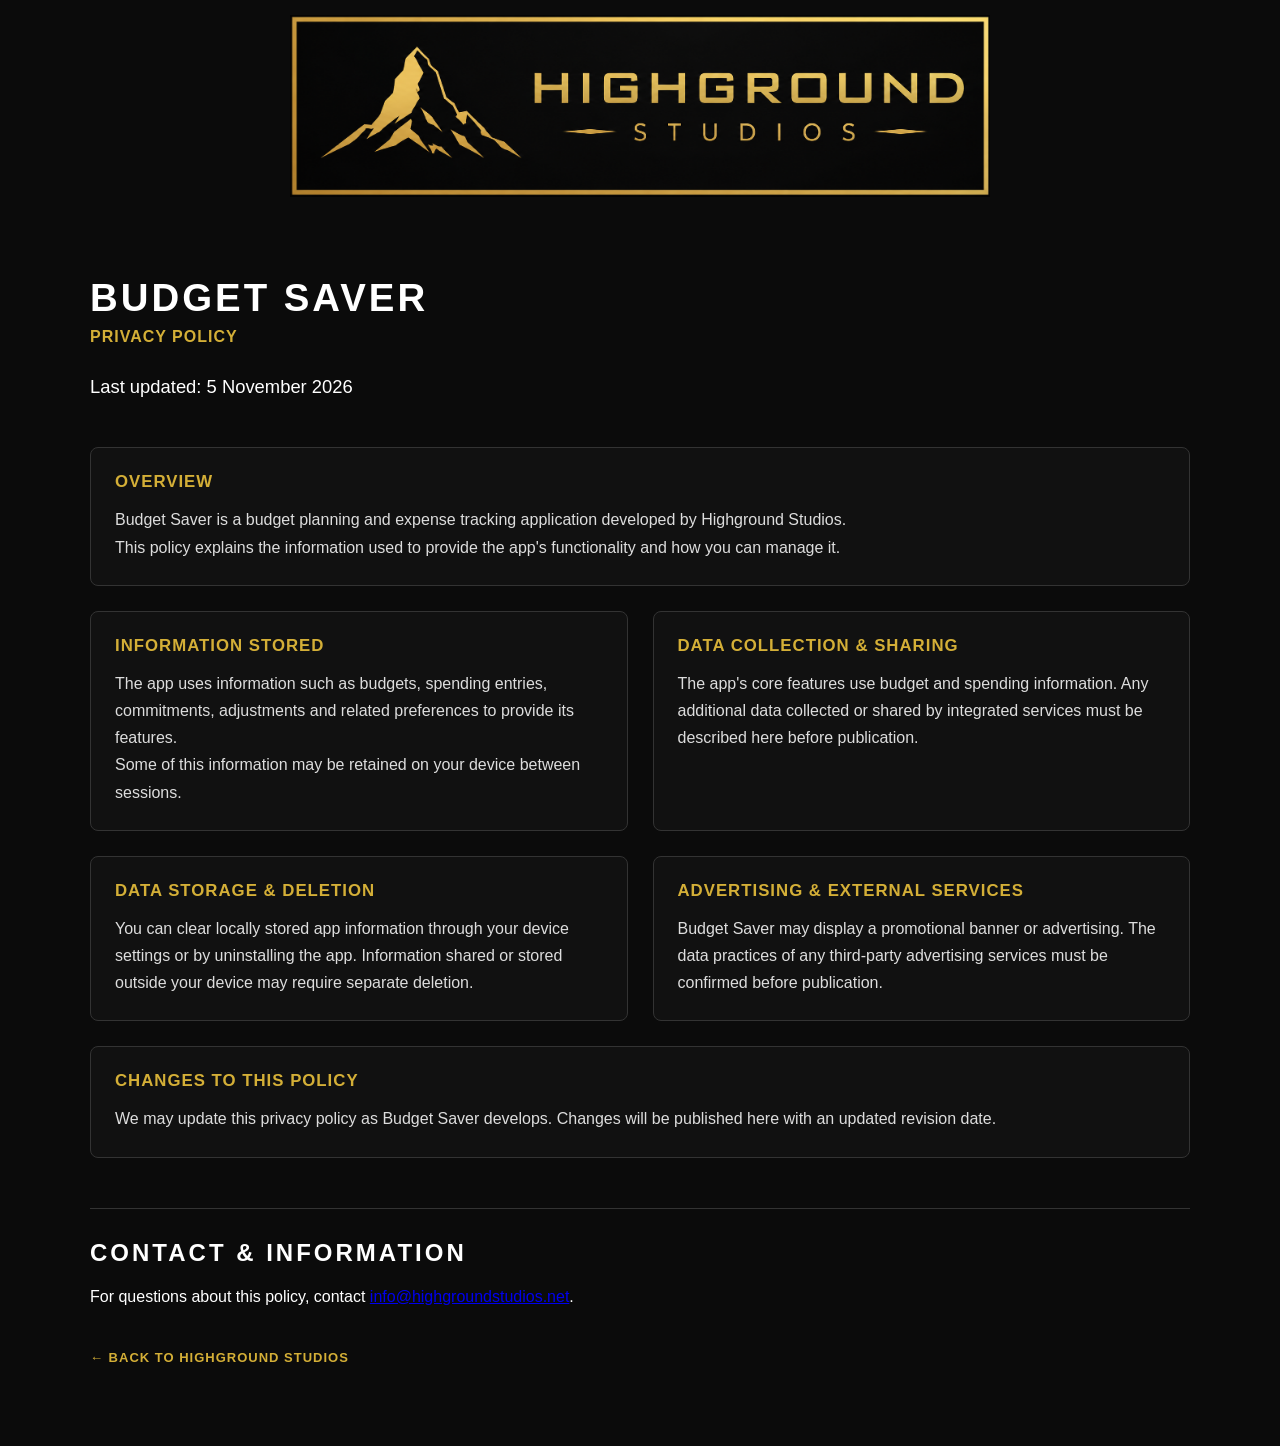
<file: budgetsaver-policy.html>
<!DOCTYPE html>
<html lang="en">
<head>
    <meta charset="UTF-8">
    <meta name="viewport" content="width=device-width, initial-scale=1.0">
    <title>Budget Saver Privacy Policy | Highground Studios</title>
    <link rel="stylesheet" href="styles.css">
    <link rel="icon" type="image/png" href="assets/images/logo-clean.png">
</head>
<body>
    <header class="site-header"><img src="assets/images/logo-banner.png" alt="Highground Studios" class="banner-logo"></header>
    <main><section class="gympro-guide"><div class="gympro-guide-content">
        <h1>BUDGET SAVER</h1>
        <p class="gympro-guide-version">PRIVACY POLICY</p>
        <p class="gympro-guide-intro">Last updated: 5 November 2026</p>
        <div class="gympro-guide-grid">
            <div class="gympro-guide-card gympro-guide-card-wide"><h3>OVERVIEW</h3><p>Budget Saver is a budget planning and expense tracking application developed by Highground Studios.</p><p>This policy explains the information used to provide the app's functionality and how you can manage it.</p></div>
            <div class="gympro-guide-card"><h3>INFORMATION STORED</h3><p>The app uses information such as budgets, spending entries, commitments, adjustments and related preferences to provide its features.</p><p>Some of this information may be retained on your device between sessions.</p></div>
            <div class="gympro-guide-card"><h3>DATA COLLECTION &amp; SHARING</h3><p>The app's core features use budget and spending information. Any additional data collected or shared by integrated services must be described here before publication.</p></div>
            <div class="gympro-guide-card"><h3>DATA STORAGE &amp; DELETION</h3><p>You can clear locally stored app information through your device settings or by uninstalling the app. Information shared or stored outside your device may require separate deletion.</p></div>
            <div class="gympro-guide-card"><h3>ADVERTISING &amp; EXTERNAL SERVICES</h3><p>Budget Saver may display a promotional banner or advertising. The data practices of any third-party advertising services must be confirmed before publication.</p></div>
            <div class="gympro-guide-card gympro-guide-card-wide"><h3>CHANGES TO THIS POLICY</h3><p>We may update this privacy policy as Budget Saver develops. Changes will be published here with an updated revision date.</p></div>
        </div>
        <div class="gympro-guide-more"><h2>CONTACT &amp; INFORMATION</h2><p>For questions about this policy, contact <a href="mailto:info@highgroundstudios.net">info@highgroundstudios.net</a>.</p><a href="index.html#budgetsaver" class="back-link">← BACK TO HIGHGROUND STUDIOS</a></div>
    </div></section></main>
</body></html>
</file>
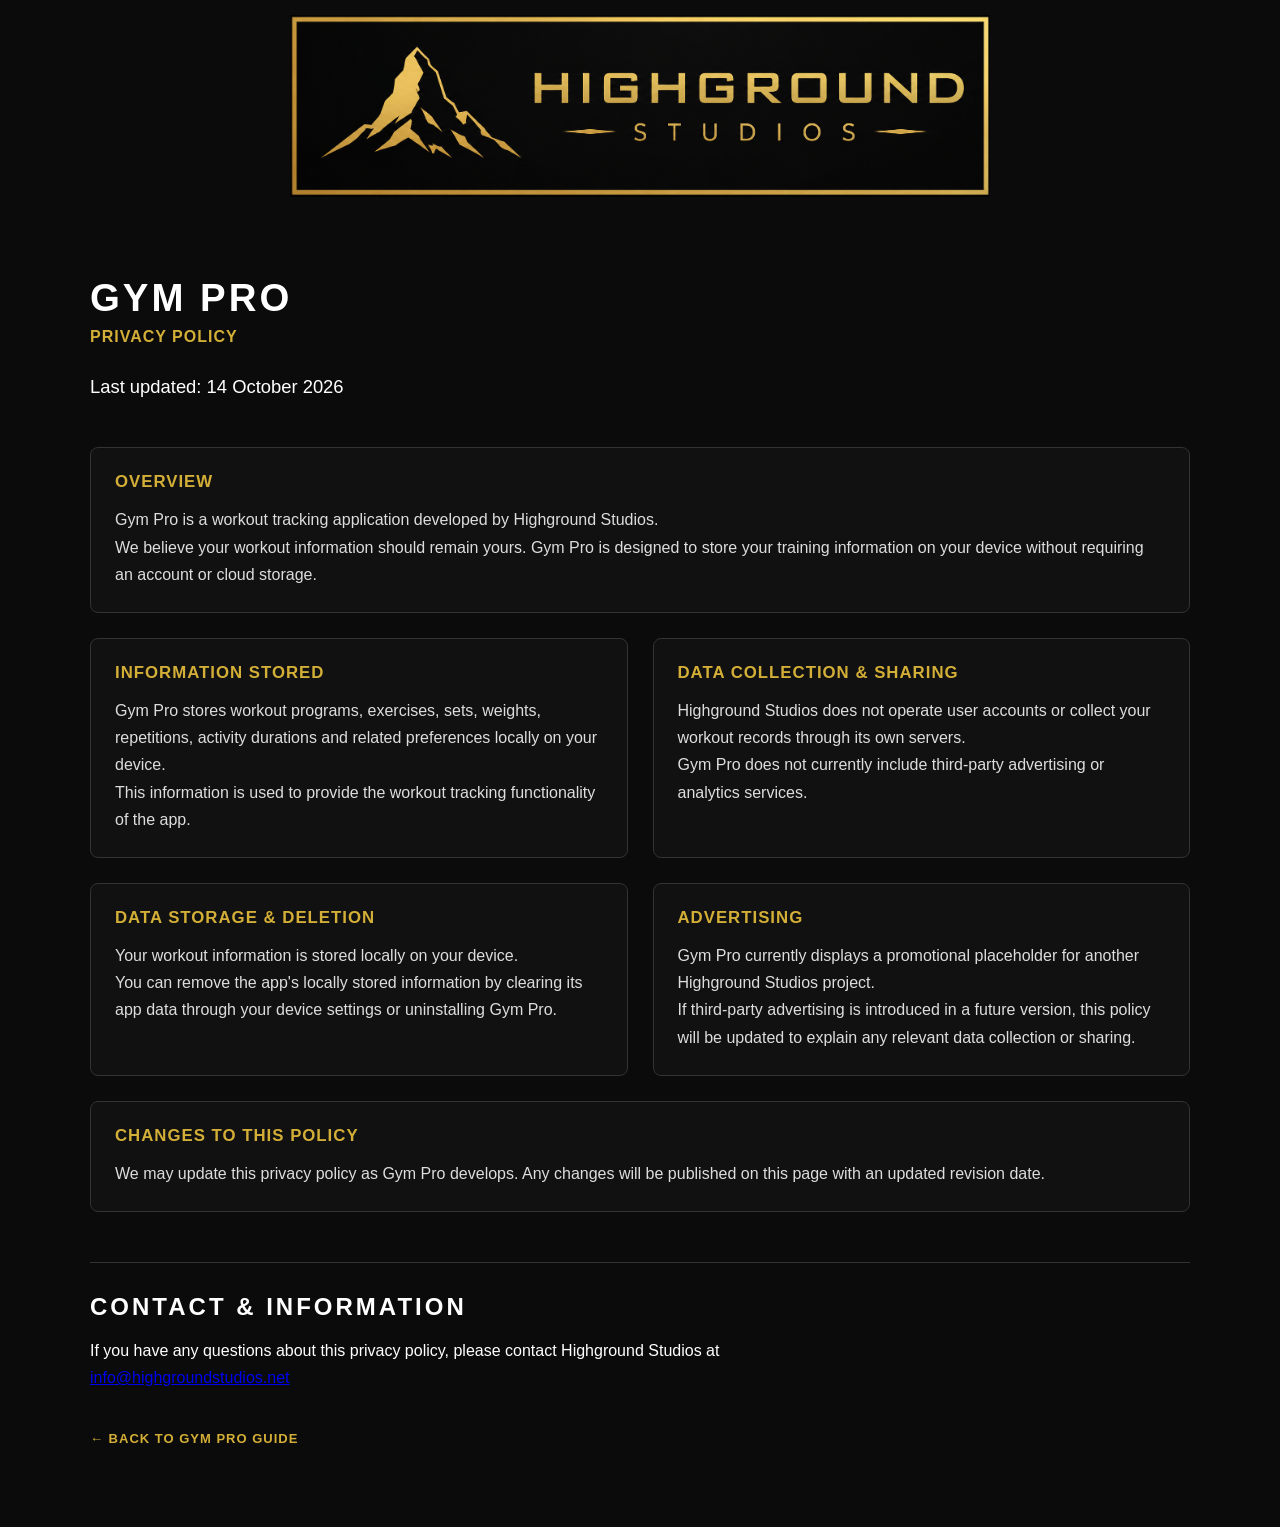
<file: gympro-policy.html>
<!DOCTYPE html>
<html lang="en">
<head>
    <meta charset="UTF-8">
    <meta name="viewport" content="width=device-width, initial-scale=1.0">

    <title>Gym Pro Privacy Policy | Highground Studios</title>

    <link rel="stylesheet" href="styles.css">
    <link rel="icon" type="image/png" href="assets/images/logo-clean.png">
</head>

<body>

    <header class="site-header">
        <img
            src="assets/images/logo-banner.png"
            alt="Highground Studios"
            class="banner-logo"
        >
    </header>

    <main>
        <section class="gympro-guide">
            <div class="gympro-guide-content">

                <h1>GYM PRO</h1>

                <p class="gympro-guide-version">
                    PRIVACY POLICY
                </p>

                <p class="gympro-guide-intro">
                    Last updated: 14 October 2026
                </p>

                <div class="gympro-guide-grid">

                    <div class="gympro-guide-card gympro-guide-card-wide">
                        <h3>OVERVIEW</h3>

                        <p>
                            Gym Pro is a workout tracking application
                            developed by Highground Studios.
                        </p>

                        <p>
                            We believe your workout information should
                            remain yours. Gym Pro is designed to store
                            your training information on your device
                            without requiring an account or cloud storage.
                        </p>
                    </div>

                    <div class="gympro-guide-card">
                        <h3>INFORMATION STORED</h3>

                        <p>
                            Gym Pro stores workout programs, exercises,
                            sets, weights, repetitions, activity durations
                            and related preferences locally on your device.
                        </p>

                        <p>
                            This information is used to provide the
                            workout tracking functionality of the app.
                        </p>
                    </div>

                    <div class="gympro-guide-card">
                        <h3>DATA COLLECTION &amp; SHARING</h3>

                        <p>
                            Highground Studios does not operate user
                            accounts or collect your workout records
                            through its own servers.
                        </p>

                        <p>
                            Gym Pro does not currently include
                            third-party advertising or analytics services.
                        </p>
                    </div>

                    <div class="gympro-guide-card">
                        <h3>DATA STORAGE &amp; DELETION</h3>

                        <p>
                            Your workout information is stored locally
                            on your device.
                        </p>

                        <p>
                            You can remove the app's locally stored
                            information by clearing its app data through
                            your device settings or uninstalling Gym Pro.
                        </p>
                    </div>

                    <div class="gympro-guide-card">
                        <h3>ADVERTISING</h3>

                        <p>
                            Gym Pro currently displays a promotional
                            placeholder for another Highground Studios
                            project.
                        </p>

                        <p>
                            If third-party advertising is introduced
                            in a future version, this policy will be
                            updated to explain any relevant data
                            collection or sharing.
                        </p>
                    </div>

                    <div class="gympro-guide-card gympro-guide-card-wide">
                        <h3>CHANGES TO THIS POLICY</h3>

                        <p>
                            We may update this privacy policy as Gym Pro
                            develops. Any changes will be published on
                            this page with an updated revision date.
                        </p>
                    </div>

                </div>

                <div class="gympro-guide-more">


                    <h2>CONTACT &amp; INFORMATION</h2>

                    <p>
                        If you have any questions about this privacy policy,
                        please contact Highground Studios at
                        <a href="mailto:info@highgroundstudios.net">info@highgroundstudios.net</a>
                    </p>

                    <a href="gympro.html" class="back-link">
                        ← BACK TO GYM PRO GUIDE
                    </a>

                </div>

            </div>
        </section>
    </main>

</body>
</html>
</file>
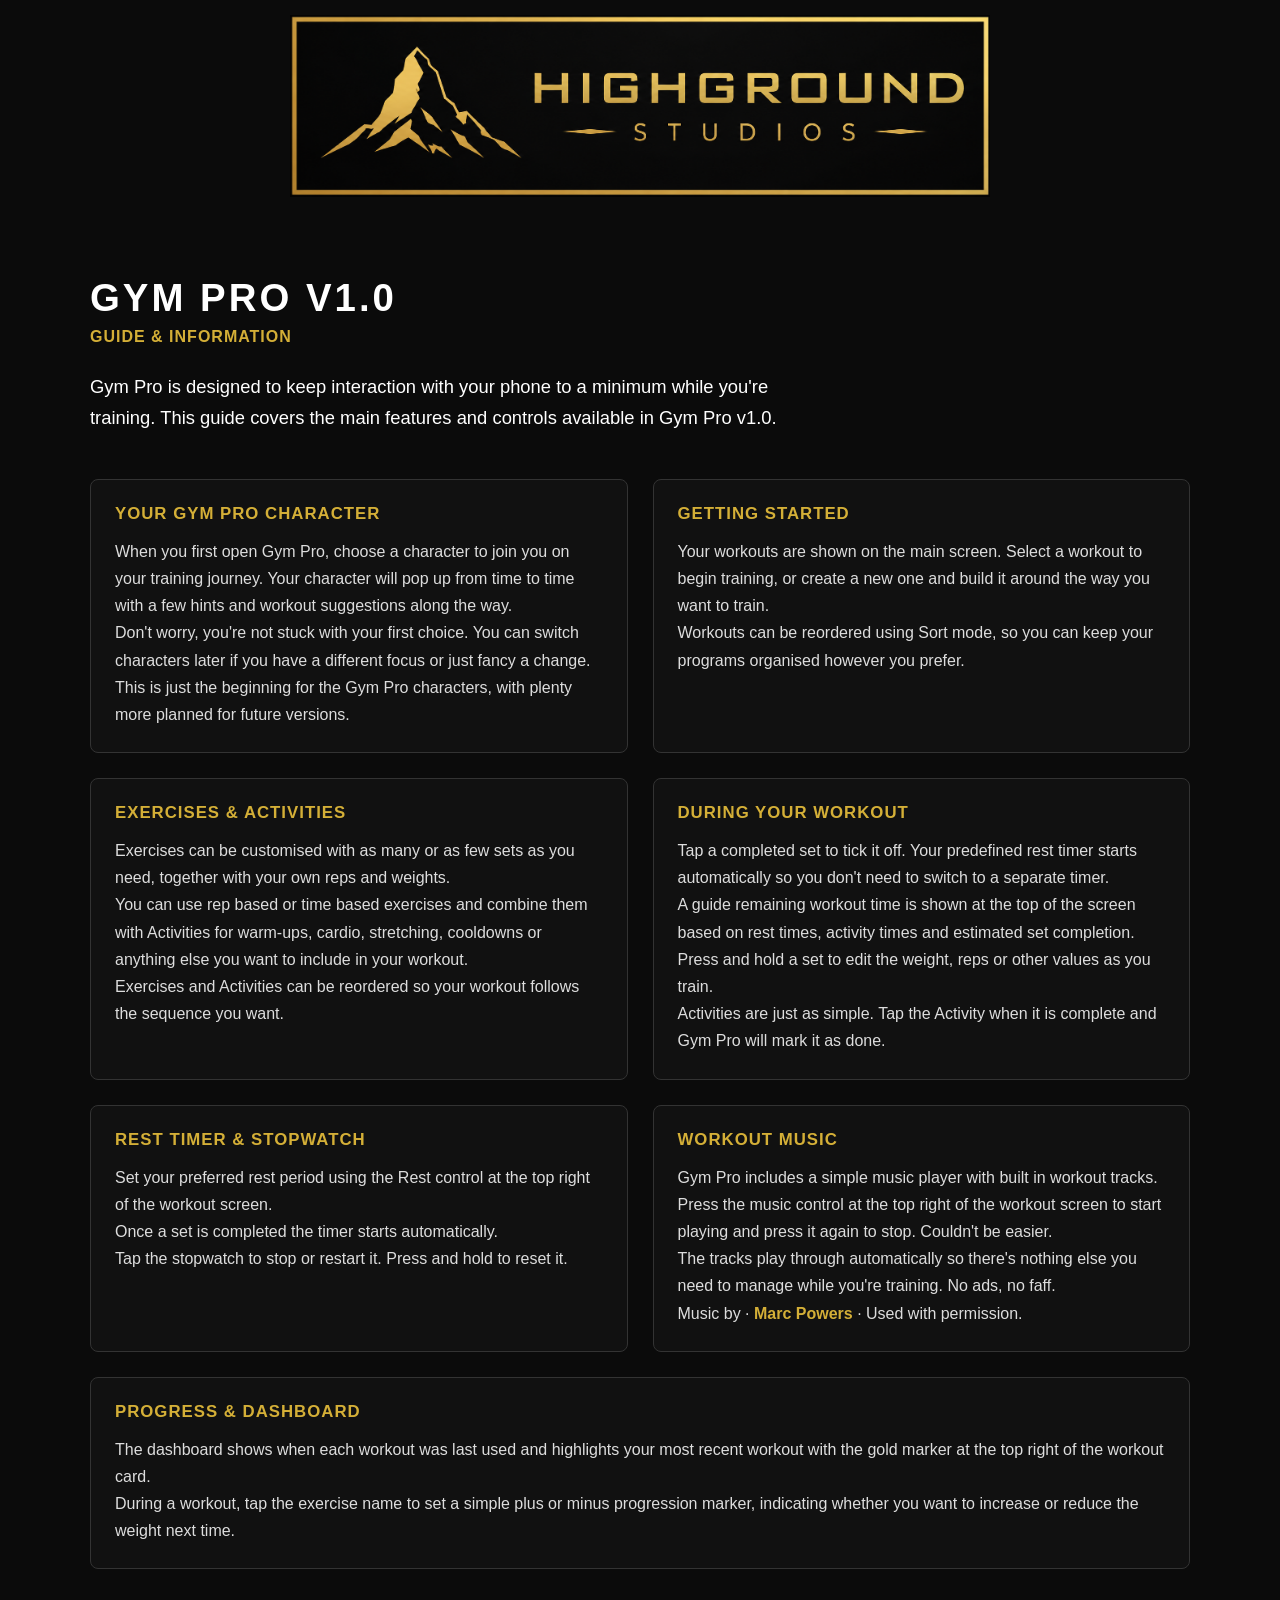
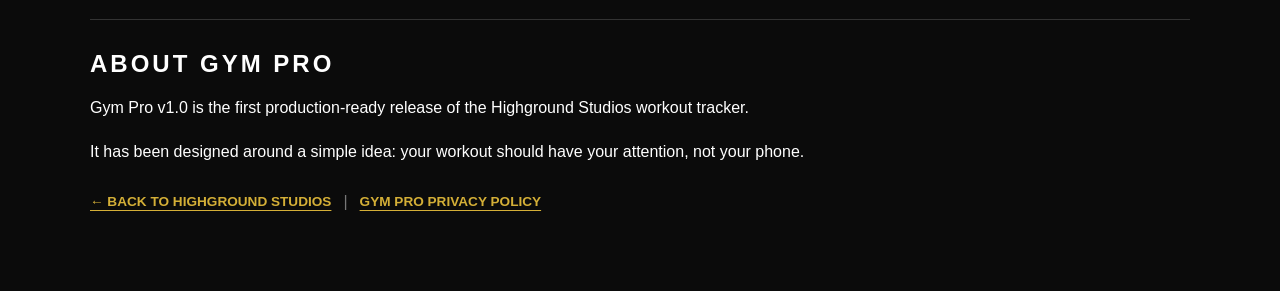
<file: gympro.html>
<!DOCTYPE html>
<html lang="en">
<head>
    <meta charset="UTF-8">
    <meta name="viewport" content="width=device-width, initial-scale=1.0">

    <title>Gym Pro v1.0 | Highground Studios</title>

    <link rel="stylesheet" href="styles.css">
    <link rel="icon" type="image/png" href="assets/images/logo-clean.png">
</head>

<body>

    <header class="site-header">
        <img
            src="assets/images/logo-banner.png"
            alt="Highground Studios"
            class="banner-logo"
        >
    </header>

    <main>

        <section class="gympro-guide">

            <div class="gympro-guide-content">

                <h1>GYM PRO V1.0</h1>

                <p class="gympro-guide-version">
                    GUIDE &amp; INFORMATION
                </p>

                <p class="gympro-guide-intro">
                    Gym Pro is designed to keep interaction with your phone to a
                    minimum while you're training. This guide covers the main
                    features and controls available in Gym Pro v1.0.
                </p>


                <div class="gympro-guide-grid">

                    <div class="gympro-guide-card">

                        <h3>YOUR GYM PRO CHARACTER</h3>

                        <p>
                            When you first open Gym Pro, choose a character to join you on your training journey.
                            Your character will pop up from time to time with a few hints and workout suggestions along the way.
                        </p>

                        <p>
                            Don't worry, you're not stuck with your first choice. You can switch characters later
                            if you have a different focus or just fancy a change.
                        </p>

                        <p>
                            This is just the beginning for the Gym Pro characters, with plenty more planned for future versions.
                        </p>

                    </div>                

                    <div class="gympro-guide-card">

                        <h3>GETTING STARTED</h3>

                        <p>
                            Your workouts are shown on the main screen. Select a
                            workout to begin training, or create a new one and
                            build it around the way you want to train.
                        </p>

                        <p>
                            Workouts can be reordered using Sort mode, so you can
                            keep your programs organised however you prefer.
                        </p>

                    </div>


                    <div class="gympro-guide-card">

                        <h3>EXERCISES &amp; ACTIVITIES</h3>

                        <p>
                            Exercises can be customised with as many or as few
                            sets as you need, together with your own reps and
                            weights.
                        </p>

                        <p>
                            You can use rep based or time based exercises and
                            combine them with Activities for warm-ups, cardio,
                            stretching, cooldowns or anything else you want to
                            include in your workout.
                        </p>

                        <p>
                            Exercises and Activities can be reordered so your
                            workout follows the sequence you want.
                        </p>

                    </div>


                    <div class="gympro-guide-card">

                        <h3>DURING YOUR WORKOUT</h3>

                        <p>
                            Tap a completed set to tick it off. Your predefined
                            rest timer starts automatically so you don't need to
                            switch to a separate timer.
                        </p>

                        <p>
                            A guide remaining workout time is shown at the top of the screen based on rest times, activity times and estimated set completion.
                        </p>

                        <p>
                            Press and hold a set to edit the weight, reps or other
                            values as you train.
                        </p>

                        <p>
                            Activities are just as simple. Tap the Activity when
                            it is complete and Gym Pro will mark it as done.
                        </p>

                    </div>


                    <div class="gympro-guide-card">

                        <h3>REST TIMER &amp; STOPWATCH</h3>

                        <p>
                            Set your preferred rest period using the Rest control
                            at the top right of the workout screen.
                        </p>

                        <p>
                            Once a set is completed the timer starts automatically.
                        </p>

                        <p>
                            Tap the stopwatch to stop or restart it. Press and
                            hold to reset it.
                        </p>

                    </div>


                    <div class="gympro-guide-card">

                        <h3>WORKOUT MUSIC</h3>

                        <p>
                            Gym Pro includes a simple music player with built in workout tracks.<br>
                            Press the music control at the top right of the workout screen
                            to start playing and press it again to stop. Couldn't be easier.
                        </p>

                        <p>
                            The tracks play through automatically so there's
                            nothing else you need to manage while you're training. No ads, no faff.
                        </p>

                        <p>
                            Music by · <strong class="music-credit">Marc Powers</strong> · Used with permission.
                        </p>

                    </div>


                    <div class="gympro-guide-card gympro-guide-card-wide">

                        <h3>PROGRESS &amp; DASHBOARD</h3>

                        <p>
                            The dashboard shows when each workout was last used
                            and highlights your most recent workout with the gold
                            marker at the top right of the workout card.
                        </p>

                        <p>
                            During a workout, tap the exercise name to set a simple
                            plus or minus progression marker, indicating whether
                            you want to increase or reduce the weight next time.
                        </p>

                    </div>

                </div> <!-- End gympro-guide-grid -->
                
                <div class="gympro-guide-more">

                    <h2>ABOUT GYM PRO</h2>

                    <p>
                        Gym Pro v1.0 is the first production-ready release of the
                        Highground Studios workout tracker.
                    </p>

                    <p>
                        It has been designed around a simple idea: your workout
                        should have your attention, not your phone.
                    </p>


                    <div class="gympro-footer-links">
                        <a href="index.html#gympro">← BACK TO HIGHGROUND STUDIOS</a>
                        <span class="gympro-footer-separator">|</span>
                        <a href="gympro-policy.html">GYM PRO PRIVACY POLICY</a>
                    </div>


                </div>

            </div>

        </section>

    </main>

</body>
</html>
</file>
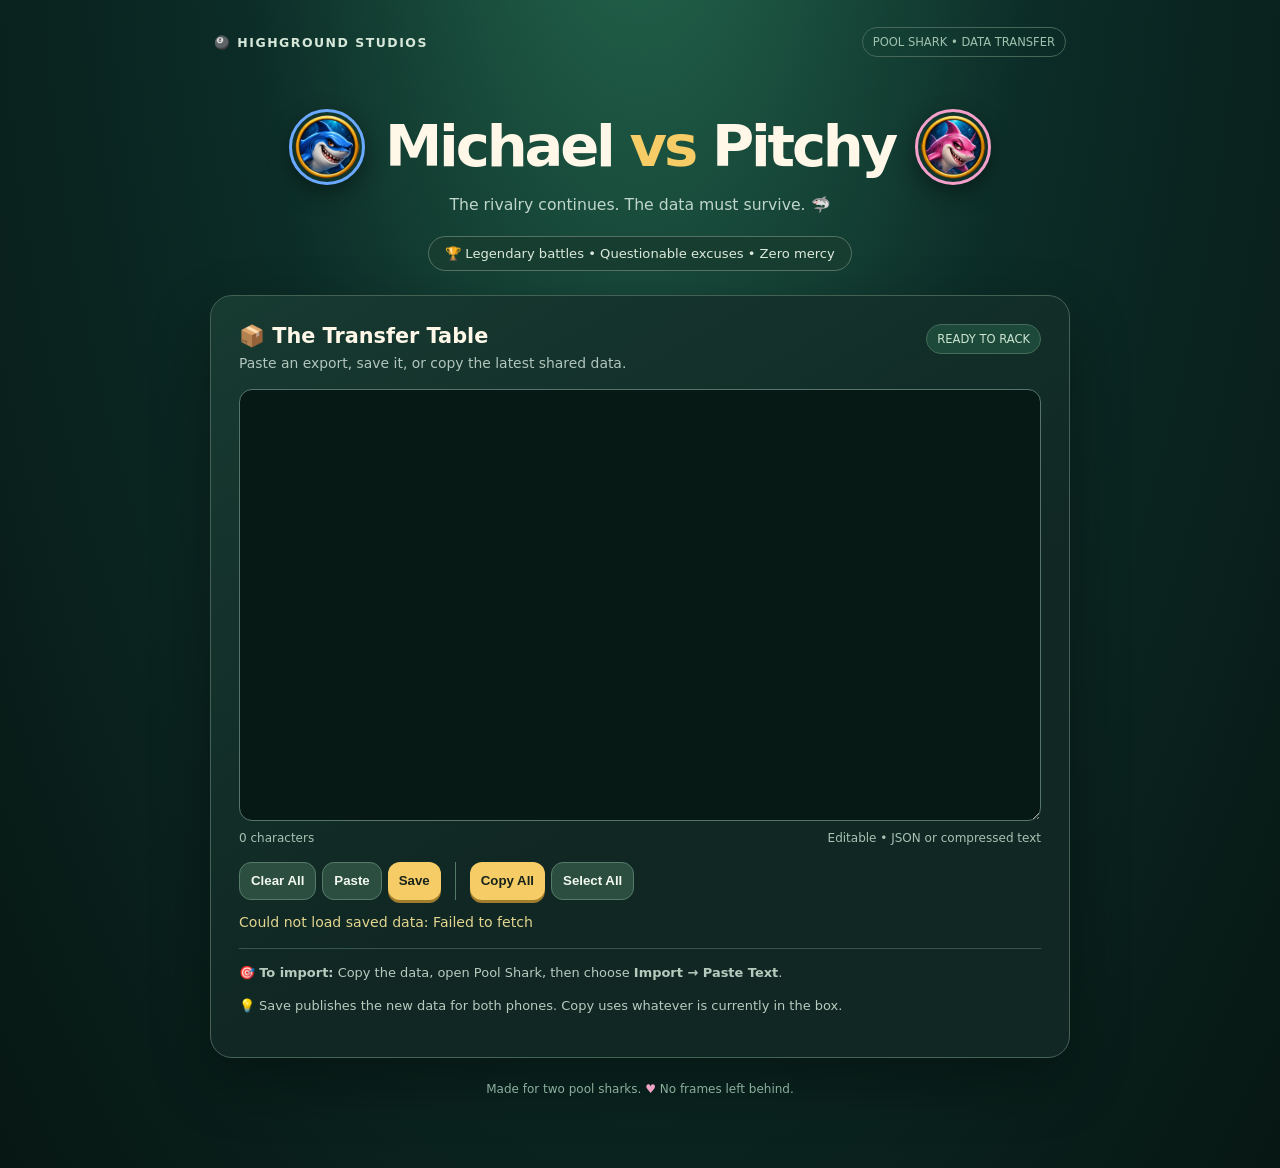
<file: pitchy.html>
<!doctype html><html lang="en"><head><meta charset="utf-8"><meta name="viewport" content="width=device-width,initial-scale=1"><meta name="robots" content="noindex,nofollow"><meta name="theme-color" content="#071d1a"><title>Pool Shark | Michael vs Pitchy</title><style>
:root{color-scheme:dark;--bg:#071c1a;--panel:#102a27;--line:#35534a;--cream:#fff8e9;--muted:#b2c6bd;--gold:#f5cc65;--pink:#f0a4c5}*{box-sizing:border-box}body{margin:0;min-height:100vh;color:var(--cream);font-family:system-ui,-apple-system,Segoe UI,sans-serif;background:radial-gradient(ellipse at 50% -15%,#24684e 0%,#0c2c27 45%,#071713 100%);padding:18px 14px 48px}.wrap{max-width:860px;margin:auto}.top{display:flex;justify-content:space-between;align-items:center;gap:10px;padding:9px 4px 20px}.brand{font-weight:900;letter-spacing:.12em;font-size:.78rem;color:#d7e8da}.tag{font-size:.72rem;color:#9fc1ae;border:1px solid #456859;padding:7px 10px;border-radius:100px}.hero{text-align:center;padding:20px 12px 24px}.balls{display:flex;justify-content:center;align-items:center;gap:12px;margin-bottom:14px}.ball{width:58px;height:58px;border-radius:50%;display:grid;place-items:center;font-size:1.35rem;font-weight:900;color:white;box-shadow:inset -9px -9px 14px #0006,inset 5px 6px 10px #fff5,0 10px 20px #0006}.ball.white{background:#e9e9e5;color:#27302e}.ball.eight{width:66px;height:66px;background:#151b1b;border:3px solid #444}.ball.eight span{background:#f9f8f0;color:#131313;border-radius:50%;width:30px;height:30px;display:grid;place-items:center;font-size:1rem}.ball.pink{background:#eb74a8}.ball.avatar{overflow:hidden;background:#163a36}.ball.avatar img{width:100%;height:100%;object-fit:cover;display:block}.ball.avatar.blue{border:2px solid #6ba8ff}.ball.avatar.pink{border:2px solid #f4a0ca}.vs{font-size:.8rem;color:var(--gold);font-weight:900;letter-spacing:.2em}h1{font-size:clamp(2rem,7vw,3.6rem);line-height:1.05;letter-spacing:-.055em;margin:12px 0 10px}.accent{color:var(--gold)}.sub{margin:0;color:#c0d6ca;font-size:.98rem}.ribbon{margin:22px auto 0;display:inline-block;border:1px solid #547362;border-radius:100px;padding:9px 16px;color:#dbe9db;background:#173d31;font-size:.82rem}.panel{border:1px solid #446154;background:linear-gradient(150deg,#173a31,#102723 60%);border-radius:22px;padding:clamp(16px,4vw,28px);box-shadow:0 24px 60px #0005}.heading{display:flex;justify-content:space-between;gap:12px;align-items:flex-start;flex-wrap:wrap}h2{font-size:1.3rem;margin:0 0 5px}.desc{font-size:.87rem;color:var(--muted);margin:0 0 15px;line-height:1.5}.pill{font-size:.72rem;color:#cce4d1;background:#1d493a;border:1px solid #446c58;border-radius:50px;padding:7px 10px}.editor{display:block;width:100%;min-height:350px;height:48vh;resize:vertical;border:1px solid #57746a;border-radius:13px;background:#061915;color:#e7f2ea;padding:16px;font:12px/1.55 ui-monospace,SFMono-Regular,Consolas,monospace;outline:none;tab-size:2}.editor:focus{border-color:var(--gold);box-shadow:0 0 0 3px #f5cc6520}.meta{display:flex;justify-content:space-between;flex-wrap:wrap;gap:8px;color:#a6c3b3;font-size:.75rem;margin:10px 0 17px}.button-groups{display:flex;gap:14px;flex-wrap:wrap;align-items:center}.button-group{display:flex;gap:6px;flex-wrap:wrap;align-items:center}.button-group + .button-group{border-left:1px solid #557b68;padding-left:14px}.button-group button{white-space:nowrap;padding:0 11px}@media(max-width:520px){.button-groups{gap:10px}.button-group + .button-group{border-left:0;padding-left:0;border-top:1px solid #557b68;padding-top:10px;width:100%}}button{min-height:38px;border:0;border-radius:12px;font-weight:800;font-size:.83rem;cursor:pointer;touch-action:manipulation}button:active{transform:scale(.985)}.primary{background:var(--gold);color:#17231b;box-shadow:0 3px 0 #a07c2d}.secondary{background:#2b4e41;color:#f2f8ef;border:1px solid #557b68}.status{min-height:24px;color:#e3d58f;font-size:.88rem;margin-top:14px}.help{border-top:1px solid #355648;margin-top:10px;padding-top:14px;color:#b7cabe;font-size:.81rem;line-height:1.55}.foot{text-align:center;color:#8caf9d;font-size:.75rem;padding:24px 10px}.spark{color:var(--pink)}@media(prefers-reduced-motion:reduce){button:active{transform:none}}
.matchup-title{display:flex;align-items:center;justify-content:center;gap:clamp(8px,2vw,20px);margin:12px auto 10px}.matchup-title h1{margin:0;white-space:nowrap}.title-avatar{width:clamp(42px,8vw,76px);height:clamp(42px,8vw,76px);object-fit:cover;border-radius:50%;flex-shrink:0;box-shadow:0 8px 22px #0006}.title-avatar:first-child{border:3px solid #6ba8ff}.title-avatar:last-child{border:3px solid #f4a0ca}@media(max-width:430px){.matchup-title h1{font-size:clamp(1.55rem,7vw,2.4rem)}.title-avatar{width:40px;height:40px}}
</style></head><body><div class="wrap"><header class="top"><div class="brand">🎱 HIGHGROUND STUDIOS</div><div class="tag">POOL SHARK • DATA TRANSFER</div></header><section class="hero"><div class="matchup-title"><img class="title-avatar" src="assets/images/blue.png" alt="Michael’s Pool Shark avatar" onerror="this.style.display='none'"><h1>Michael <span class="accent">vs</span> Pitchy</h1><img class="title-avatar" src="assets/images/pink.png" alt="Pitchy’s Pool Shark avatar" onerror="this.style.display='none'"></div><p class="sub">The rivalry continues. The data must survive. 🦈</p><div class="ribbon">🏆 Legendary battles • Questionable excuses • Zero mercy</div></section><main class="panel"><div class="heading"><div><h2>📦 The Transfer Table</h2><p class="desc">Paste an export, save it, or copy the latest shared data.</p></div><span class="pill">READY TO RACK</span></div><textarea class="editor" id="data" aria-label="Pool Shark export data" spellcheck="false" autocapitalize="off" autocomplete="off" autocorrect="off"></textarea><div class="meta"><span id="count">— characters</span><span>Editable • JSON or compressed text</span></div><div class="button-groups"><div class="button-group"><button class="secondary" id="clear">Clear All</button><button class="secondary" id="paste">Paste</button><button class="primary" id="save">Save</button></div><div class="button-group"><button class="primary" id="copy">Copy All</button><button class="secondary" id="select">Select All</button></div></div><div class="status" id="status" role="status" aria-live="polite"></div><div class="help">🎯 <b>To import:</b> Copy the data, open Pool Shark, then choose <b>Import → Paste Text</b>.<p>💡 Save publishes the new data for both phones. Copy uses whatever is currently in the box.</p></div></main><footer class="foot">Made for two pool sharks. <span class="spark">♥</span> No frames left behind.</footer></div><script>
// Replace with the public URL of your deployed Cloudflare Worker (no trailing slash).
const API_BASE = 'https://poolshark-transfer.highgroundstudios.workers.dev';
const field=document.getElementById('data'),status=document.getElementById('status'),count=document.getElementById('count');
let dirty=false, busy=false;
function edited(){dirty=true;update()}
function setBusy(value){busy=value;document.getElementById('save').disabled=value;document.getElementById('save').textContent=value?'Saving…':'Save'}
const endpoint=()=>API_BASE.replace(/\/$/,'')+'/data';
function update(){count.textContent=field.value.length.toLocaleString()+' characters'}
function message(s){status.textContent=s}
field.addEventListener('input',edited);
function selectAll(){field.focus();field.select();field.setSelectionRange(0,field.value.length)}
document.getElementById('clear').addEventListener('click',()=>{field.value='';edited();message('Text box cleared. Saved data is unchanged.');});
document.getElementById('select').addEventListener('click',()=>{selectAll();message('All selected. Use your phone’s Copy option.')});
document.getElementById('copy').addEventListener('click',async()=>{try{if(navigator.clipboard&&window.isSecureContext){await navigator.clipboard.writeText(field.value);message('🎱 Clean shot! Data copied.');return}selectAll();if(document.execCommand('copy')){message('🎱 Clean shot! Data copied.');return}throw Error('Copy unavailable')}catch(e){selectAll();message('Text selected — tap Copy in the selection menu.')}});
document.getElementById('paste').addEventListener('click',async()=>{try{if(!navigator.clipboard?.readText||!window.isSecureContext)throw Error('Paste unavailable');const value=await navigator.clipboard.readText();if(!value){message('Clipboard is empty.');return}field.value=value;edited();message('🦈 Data pasted. Tap Save to publish it.')}catch(e){field.focus();message('Use long-press → Paste in the text box (browser permission may block automatic paste).')}});
async function load(){
 if(dirty){message('Unsaved text in the box. Refresh to reload saved data, or press Save.');return}
 try{
  const r=await fetch(endpoint(),{cache:'no-store'});
  if(!r.ok)throw Error('HTTP '+r.status);
  const data=await r.text();
  if(dirty)return;
  field.value=data;update();
  message(data?'Latest saved data loaded from Cloudflare.':'No saved data yet. Paste an export and press Save.');
 }catch(e){message('Could not load saved data: '+e.message)}
}
document.getElementById('save').addEventListener('click',async()=>{
 if(busy)return;
 const value=field.value;
 if(!value.trim()){message('Paste data before saving.');return}
 const password=prompt('Enter the save password:');
 if(password===null)return;
 if(!password){message('Save cancelled: password required.');return}
 setBusy(true);message('Saving to Cloudflare…');
 try{
  const r=await fetch(endpoint(),{method:'PUT',headers:{'Content-Type':'text/plain; charset=utf-8','X-Save-Password':password},body:value,cache:'no-store'});
  if(!r.ok)throw Error('Save rejected (HTTP '+r.status+'): '+await r.text());
  const check=await fetch(endpoint(),{cache:'no-store'});
  if(!check.ok)throw Error('Saved, but verification failed (HTTP '+check.status+').');
  const received=await check.text();
  if(received!==value)throw Error('Save verification mismatch. The server returned different data.');
  dirty=field.value!==value;
  message(dirty?'Saved and verified, but you have newer unsaved edits.':'✓ Saved and verified! Pitchy can now open this page and copy the latest data.');
 }catch(e){message('Save not verified: '+e.message)}
 finally{setBusy(false)}
});

update();load();
</script></body></html>
</file>
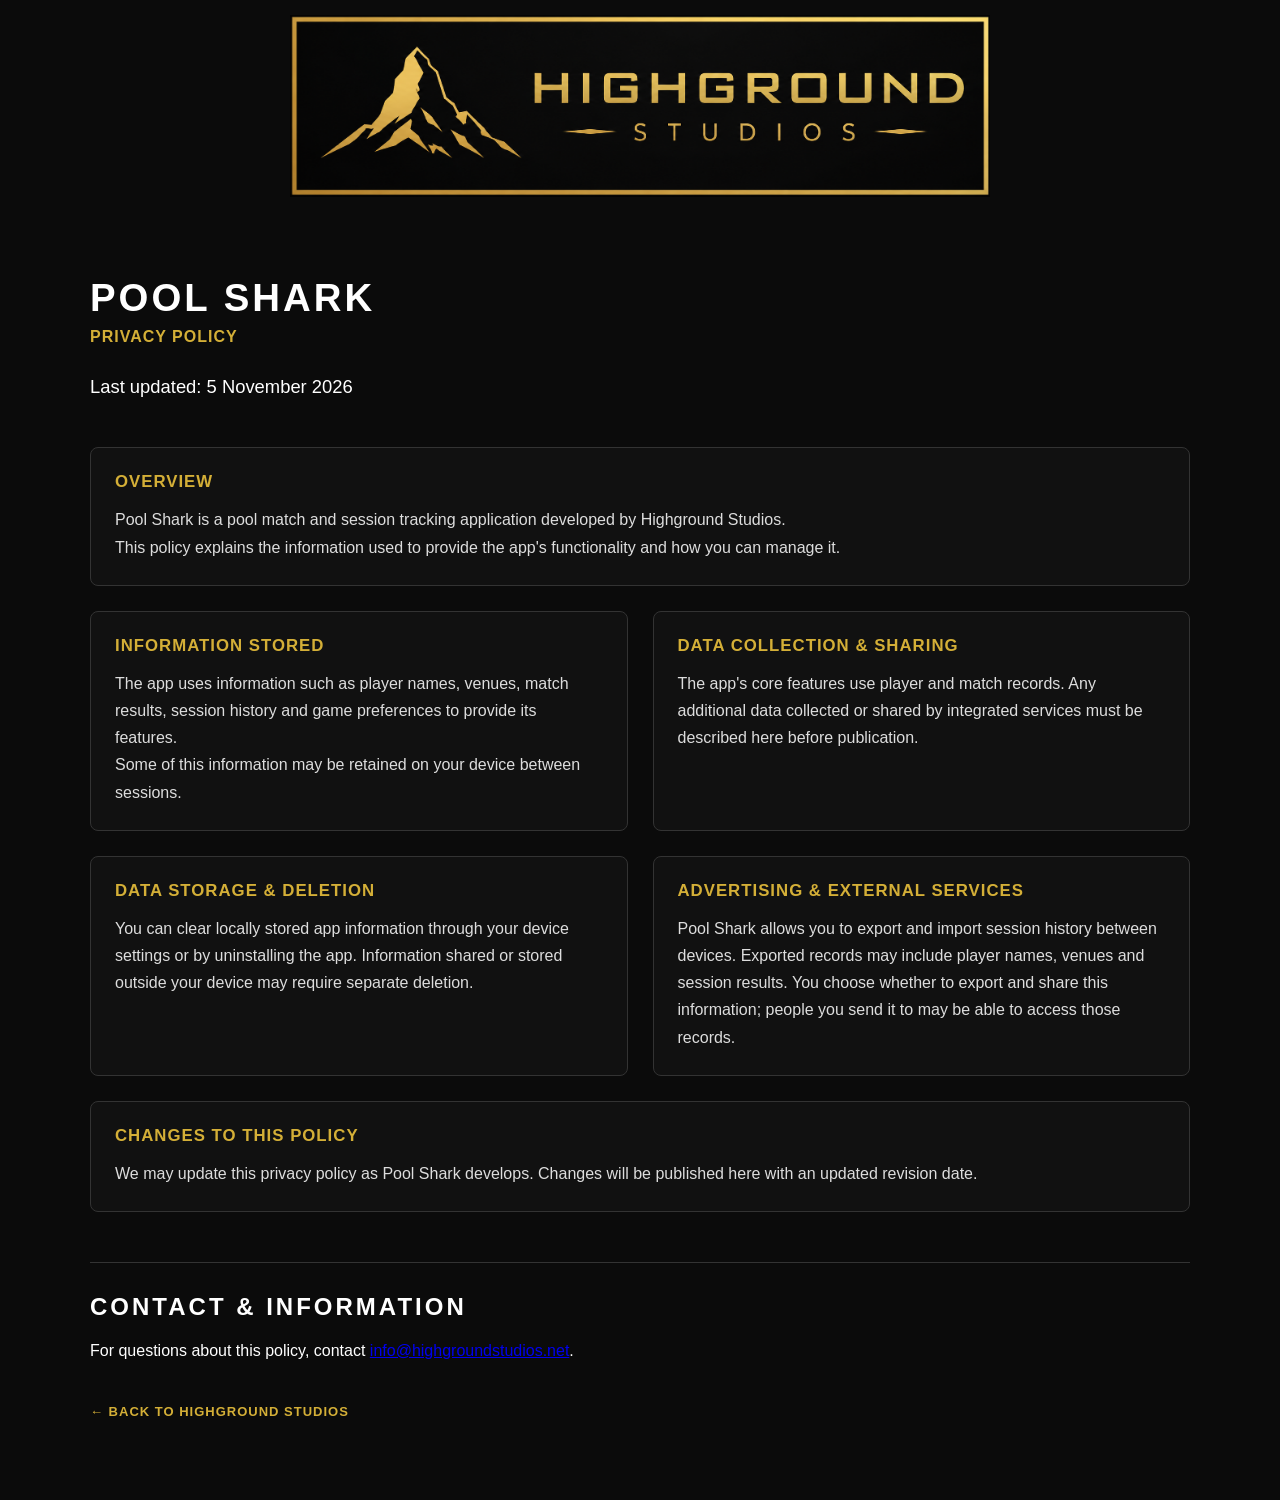
<file: poolshark-policy.html>
<!DOCTYPE html>
<html lang="en">
<head>
    <meta charset="UTF-8">
    <meta name="viewport" content="width=device-width, initial-scale=1.0">
    <title>Pool Shark Privacy Policy | Highground Studios</title>
    <link rel="stylesheet" href="styles.css">
    <link rel="icon" type="image/png" href="assets/images/logo-clean.png">
</head>
<body>
    <header class="site-header"><img src="assets/images/logo-banner.png" alt="Highground Studios" class="banner-logo"></header>
    <main><section class="gympro-guide"><div class="gympro-guide-content">
        <h1>POOL SHARK</h1>
        <p class="gympro-guide-version">PRIVACY POLICY</p>
        <p class="gympro-guide-intro">Last updated: 5 November 2026</p>
        <div class="gympro-guide-grid">
            <div class="gympro-guide-card gympro-guide-card-wide"><h3>OVERVIEW</h3><p>Pool Shark is a pool match and session tracking application developed by Highground Studios.</p><p>This policy explains the information used to provide the app's functionality and how you can manage it.</p></div>
            <div class="gympro-guide-card"><h3>INFORMATION STORED</h3><p>The app uses information such as player names, venues, match results, session history and game preferences to provide its features.</p><p>Some of this information may be retained on your device between sessions.</p></div>
            <div class="gympro-guide-card"><h3>DATA COLLECTION &amp; SHARING</h3><p>The app's core features use player and match records. Any additional data collected or shared by integrated services must be described here before publication.</p></div>
            <div class="gympro-guide-card"><h3>DATA STORAGE &amp; DELETION</h3><p>You can clear locally stored app information through your device settings or by uninstalling the app. Information shared or stored outside your device may require separate deletion.</p></div>
            <div class="gympro-guide-card"><h3>ADVERTISING &amp; EXTERNAL SERVICES</h3><p>Pool Shark allows you to export and import session history between devices. Exported records may include player names, venues and session results. You choose whether to export and share this information; people you send it to may be able to access those records.</p></div>
            <div class="gympro-guide-card gympro-guide-card-wide"><h3>CHANGES TO THIS POLICY</h3><p>We may update this privacy policy as Pool Shark develops. Changes will be published here with an updated revision date.</p></div>
        </div>
        <div class="gympro-guide-more"><h2>CONTACT &amp; INFORMATION</h2><p>For questions about this policy, contact <a href="mailto:info@highgroundstudios.net">info@highgroundstudios.net</a>.</p><a href="index.html#poolshark" class="back-link">← BACK TO HIGHGROUND STUDIOS</a></div>
    </div></section></main>
</body></html>
</file>
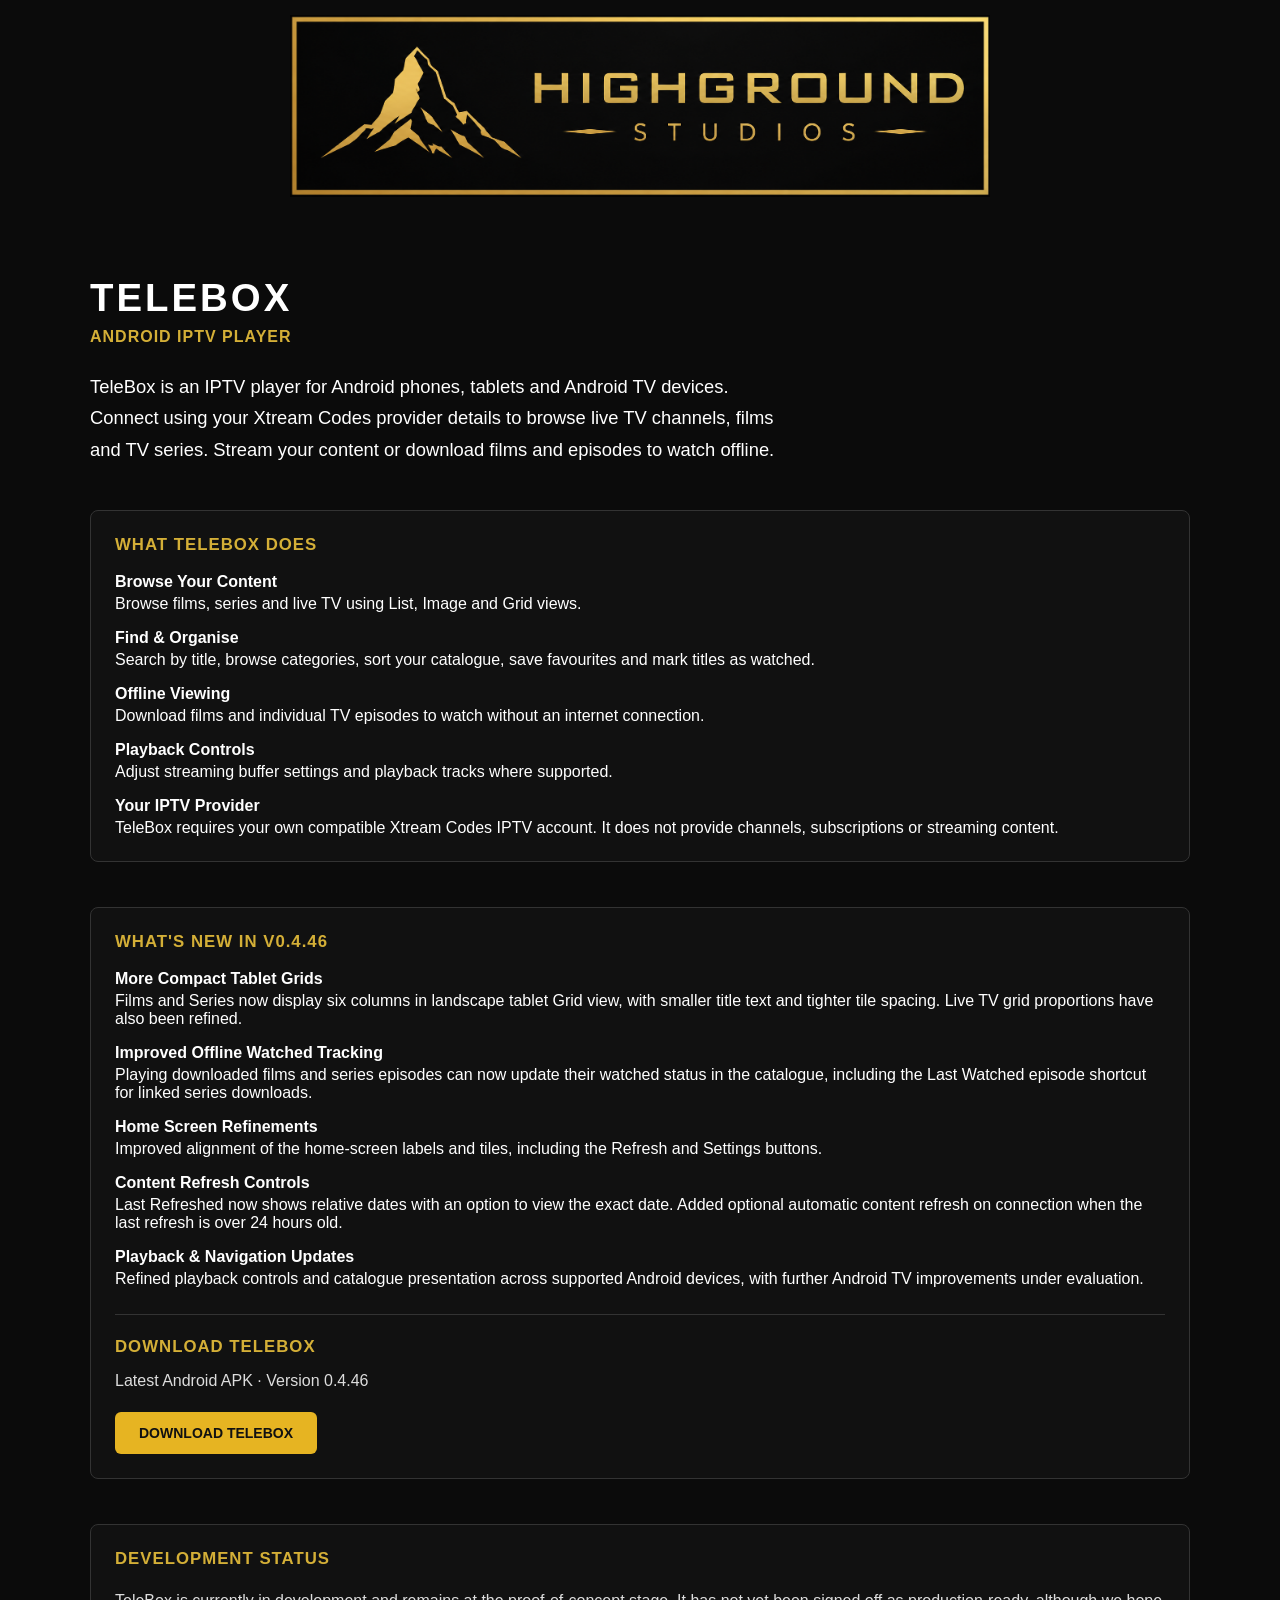
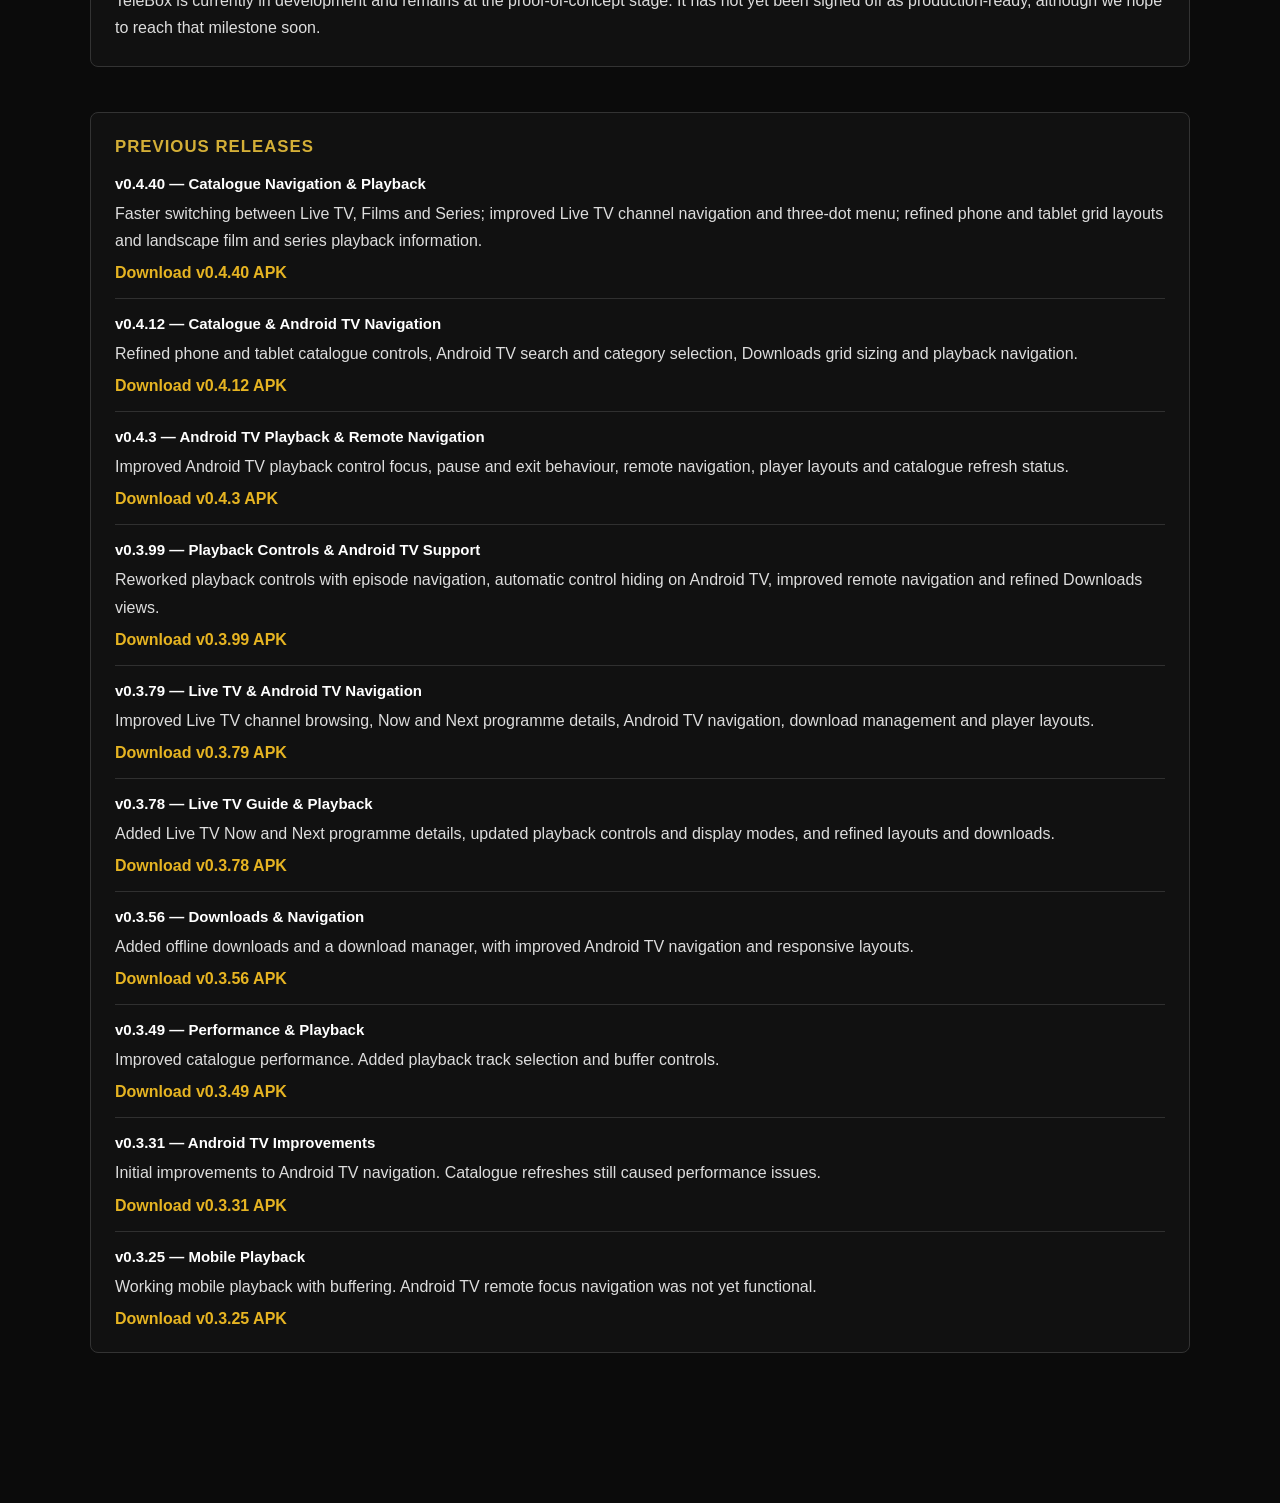
<file: telebox.html>
<!DOCTYPE html>
<html lang="en">
<head>
    <meta charset="UTF-8">
    <meta name="viewport" content="width=device-width, initial-scale=1.0">
    <title>TeleBox</title>
    <link rel="stylesheet" href="styles.css">
    <link rel="icon" type="image/png" href="assets/images/logo-clean.png">

    <style>
        /* TeleBox page refinements */
        .telebox-card {
            margin-bottom: 20px;
        }

        .telebox-card h3 {
            margin-bottom: 18px;
        }

        .telebox-feature {
            margin-bottom: 16px;
        }

        .telebox-feature:last-child {
            margin-bottom: 0;
        }

        .telebox-feature strong {
            display: block;
            margin-bottom: 4px;
        }

        .telebox-download {
            margin-top: 26px;
            padding-top: 22px;
            border-top: 1px solid #333;
        }

        .telebox-download h3 {
            margin-bottom: 10px;
        }

        .telebox-download p {
            margin-bottom: 18px;
        }

        .telebox-download-button {
            display: inline-block;
            padding: 13px 24px;
            background: #e6b422;
            color: #111 !important;
            font-weight: 700;
            font-size: 14px;
            text-decoration: none;
            border-radius: 6px;
            transition: background 0.2s ease;
        }

        .telebox-download-button:hover {
            background: #ffd34d;
        }

        .telebox-release {
            padding: 16px 0;
            border-bottom: 1px solid #303030;
        }

        .telebox-release:first-of-type {
            padding-top: 0;
        }

        .telebox-release:last-child {
            border-bottom: none;
            padding-bottom: 0;
        }

        .telebox-release h4 {
            margin: 0 0 8px;
            font-size: 15px;
            color: #fff;
        }

        .telebox-release p {
            margin: 0 0 10px;
        }

        .telebox-release a {
            color: #e6b422;
            font-weight: 600;
            text-decoration: none;
        }

        .telebox-release a:hover {
            text-decoration: underline;
        }

        .telebox-status p {
            margin-bottom: 10px;
        }

        .telebox-status p:last-child {
            margin-bottom: 0;
        }

        @media (max-width: 600px) {
            .telebox-download-button {
                display: block;
                text-align: center;
            }
        }
    </style>
</head>

<body>
    <header class="site-header">
        <img
            src="assets/images/logo-banner.png"
            alt="Highground Studios"
            class="banner-logo"
        >
    </header>

    <main>
        <section class="gympro-guide">
            <div class="gympro-guide-content">

                <h1>TELEBOX</h1>

                <p class="gympro-guide-version">
                    ANDROID IPTV PLAYER
                </p>

                <p class="gympro-guide-intro">
                    TeleBox is an IPTV player for Android phones,
                    tablets and Android TV devices. Connect using
                    your Xtream Codes provider details to browse
                    live TV channels, films and TV series.
                    Stream your content or download films and
                    episodes to watch offline.
                </p>

                <div class="gympro-guide-grid">

                    <!-- FEATURES -->

                    <div class="gympro-guide-card gympro-guide-card-wide telebox-card">
                        <h3>WHAT TELEBOX DOES</h3>

                        <div class="telebox-feature">
                            <strong>Browse Your Content</strong>
                            Browse films, series and live TV using
                            List, Image and Grid views.
                        </div>

                        <div class="telebox-feature">
                            <strong>Find &amp; Organise</strong>
                            Search by title, browse categories,
                            sort your catalogue, save favourites
                            and mark titles as watched.
                        </div>

                        <div class="telebox-feature">
                            <strong>Offline Viewing</strong>
                            Download films and individual TV
                            episodes to watch without an
                            internet connection.
                        </div>

                        <div class="telebox-feature">
                            <strong>Playback Controls</strong>
                            Adjust streaming buffer settings
                            and playback tracks where supported.
                        </div>

                        <div class="telebox-feature">
                            <strong>Your IPTV Provider</strong>
                            TeleBox requires your own compatible
                            Xtream Codes IPTV account. It does
                            not provide channels, subscriptions
                            or streaming content.
                        </div>
                    </div>

                    <!-- LATEST RELEASE -->

                    <div class="gympro-guide-card gympro-guide-card-wide telebox-card">
                        <h3>WHAT'S NEW IN V0.4.46</h3>

                        <div class="telebox-feature">
                            <strong>More Compact Tablet Grids</strong>
                            Films and Series now display six columns in landscape
                            tablet Grid view, with smaller title text and tighter
                            tile spacing. Live TV grid proportions have also been refined.
                        </div>

                        <div class="telebox-feature">
                            <strong>Improved Offline Watched Tracking</strong>
                            Playing downloaded films and series episodes can now
                            update their watched status in the catalogue, including
                            the Last Watched episode shortcut for linked series downloads.
                        </div>

                        <div class="telebox-feature">
                            <strong>Home Screen Refinements</strong>
                            Improved alignment of the home-screen labels and tiles,
                            including the Refresh and Settings buttons.
                        </div>

                        <div class="telebox-feature">
                            <strong>Content Refresh Controls</strong>
                            Last Refreshed now shows relative dates with an option
                            to view the exact date. Added optional automatic content
                            refresh on connection when the last refresh is over 24 hours old.
                        </div>

                        <div class="telebox-feature">
                            <strong>Playback &amp; Navigation Updates</strong>
                            Refined playback controls and catalogue presentation
                            across supported Android devices, with further
                            Android TV improvements under evaluation.
                        </div>

                        <div class="telebox-download">
                            <h3>DOWNLOAD TELEBOX</h3>
                            <p>
                                Latest Android APK · Version 0.4.46
                            </p>
                            <a
                                class="telebox-download-button"
                                href="https://github.com/Odins-Beard/highground-studios/releases/download/telebox-v0.4.46/TeleBox.v0.4.46.apk"
                            >
                                DOWNLOAD TELEBOX
                            </a>
                        </div>
                    </div>

                    <!-- DEVELOPMENT STATUS -->

                    <div class="gympro-guide-card gympro-guide-card-wide telebox-card telebox-status">
                        <h3>DEVELOPMENT STATUS</h3>

                        <p>
                            TeleBox is currently in development and remains at the proof-of-concept stage. It has not yet been signed off as production-ready, although we hope to reach that milestone soon.
                        </p>
                    </div>

                    <!-- PREVIOUS RELEASES -->

                    <div class="gympro-guide-card gympro-guide-card-wide telebox-card">
                        <h3>PREVIOUS RELEASES</h3>

                        <div class="telebox-release">
                            <h4>v0.4.40 — Catalogue Navigation &amp; Playback</h4>
                            <p>
                                Faster switching between Live TV, Films and Series;
                                improved Live TV channel navigation and three-dot menu;
                                refined phone and tablet grid layouts and landscape
                                film and series playback information.
                            </p>
                            <a href="https://github.com/Odins-Beard/highground-studios/releases/download/telebox-v0.4.40/TeleBox.v0.4.40.apk">
                                Download v0.4.40 APK
                            </a>
                        </div>

                        <div class="telebox-release">
                            <h4>v0.4.12 — Catalogue &amp; Android TV Navigation</h4>
                            <p>
                                Refined phone and tablet catalogue controls,
                                Android TV search and category selection,
                                Downloads grid sizing and playback navigation.
                            </p>
                            <a href="https://github.com/Odins-Beard/highground-studios/releases/download/telebox-v0.4.12/TeleBox.v0.4.12.apk">
                                Download v0.4.12 APK
                            </a>
                        </div>

                        <div class="telebox-release">
                            <h4>v0.4.3 — Android TV Playback &amp; Remote Navigation</h4>

                            <p>
                                Improved Android TV playback control focus,
                                pause and exit behaviour, remote navigation,
                                player layouts and catalogue refresh status.
                            </p>

                            <a href="https://github.com/Odins-Beard/highground-studios/releases/download/telebox-v0.4.3/TeleBox.v0.4.3.apk">
                                Download v0.4.3 APK
                            </a>
                        </div>


                        <div class="telebox-release">
                            <h4>v0.3.99 — Playback Controls &amp; Android TV Support</h4>

                            <p>
                                Reworked playback controls with episode navigation,
                                automatic control hiding on Android TV, improved
                                remote navigation and refined Downloads views.
                            </p>

                            <a href="https://github.com/Odins-Beard/highground-studios/releases/download/telebox-v0.3.99/TeleBox.v0.3.99.apk">
                                Download v0.3.99 APK
                            </a>
                        </div>

                        <div class="telebox-release">
                            <h4>v0.3.79 — Live TV &amp; Android TV Navigation</h4>

                            <p>
                                Improved Live TV channel browsing, Now and Next
                                programme details, Android TV navigation,
                                download management and player layouts.
                            </p>

                            <a href="https://github.com/Odins-Beard/highground-studios/releases/download/telebox-v0.3.79/TeleBox.v0.3.79.apk">
                                Download v0.3.79 APK
                            </a>
                        </div>


                        <div class="telebox-release">
                            <h4>v0.3.78 — Live TV Guide &amp; Playback</h4>

                            <p>
                                Added Live TV Now and Next programme details,
                                updated playback controls and display modes,
                                and refined layouts and downloads.
                            </p>

                            <a href="https://github.com/Odins-Beard/highground-studios/releases/download/telebox-v0.3.78/TeleBox.v0.3.78.apk">
                                Download v0.3.78 APK
                            </a>
                        </div>

                        <div class="telebox-release">
                            <h4>v0.3.56 — Downloads &amp; Navigation</h4>

                            <p>
                                Added offline downloads and a download
                                manager, with improved Android TV
                                navigation and responsive layouts.
                            </p>

                            <a href="https://github.com/Odins-Beard/highground-studios/releases/download/telebox-v0.3.56/TeleBox.v0.3.56.apk">
                                Download v0.3.56 APK
                            </a>
                        </div>

                        <div class="telebox-release">
                            <h4>v0.3.49 — Performance &amp; Playback</h4>

                            <p>
                                Improved catalogue performance.
                                Added playback track selection
                                and buffer controls.
                            </p>

                            <a href="https://github.com/Odins-Beard/highground-studios/releases/download/telebox-v0.3.49/TeleBox.v0.3.49.apk">
                                Download v0.3.49 APK
                            </a>
                        </div>

                        <div class="telebox-release">
                            <h4>v0.3.31 — Android TV Improvements</h4>

                            <p>
                                Initial improvements to Android TV
                                navigation. Catalogue refreshes
                                still caused performance issues.
                            </p>

                            <a href="https://github.com/Odins-Beard/highground-studios/releases/download/telebox-v0.3.31/TeleBox.v0.3.31.apk">
                                Download v0.3.31 APK
                            </a>
                        </div>

                        <div class="telebox-release">
                            <h4>v0.3.25 — Mobile Playback</h4>

                            <p>
                                Working mobile playback with buffering.
                                Android TV remote focus navigation
                                was not yet functional.
                            </p>

                            <a href="https://github.com/Odins-Beard/highground-studios/releases/download/telebox-v0.3.25/TeleBox.v0.3.25.apk">
                                Download v0.3.25 APK
                            </a>
                        </div>
                    </div>

                </div>
            </div>
        </section>
    </main>
</body>
</html>
</file>
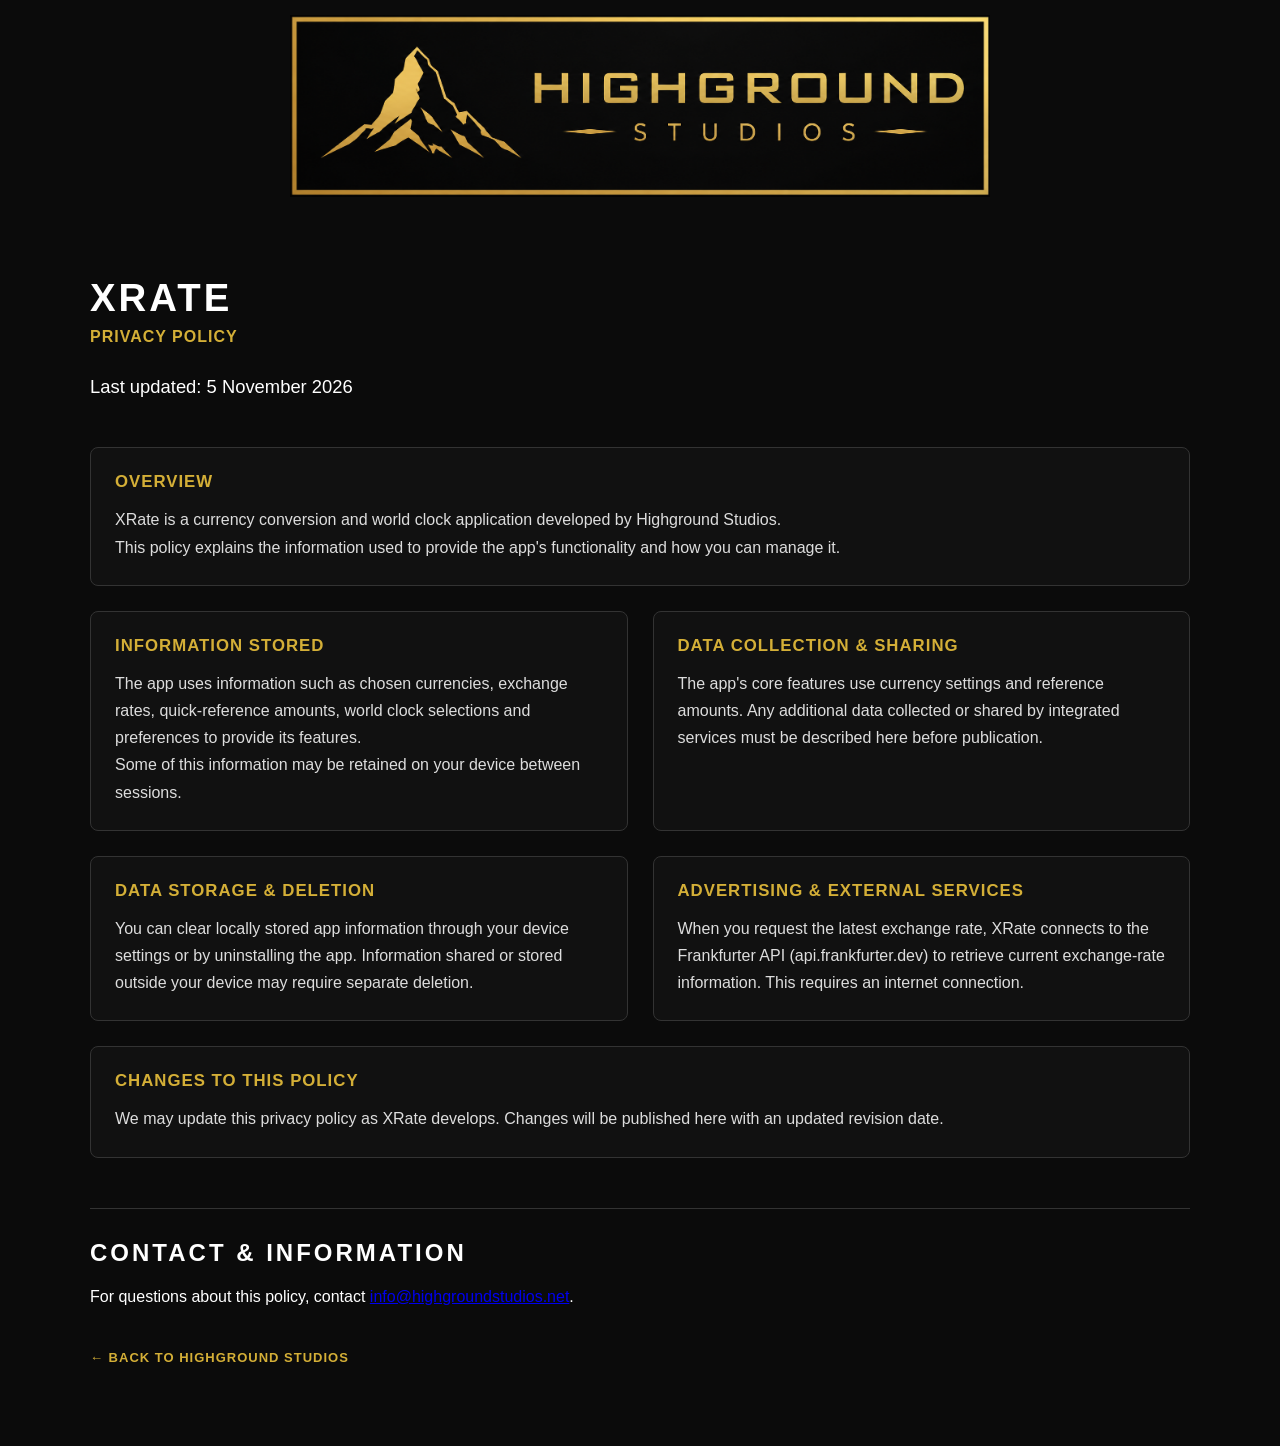
<file: xrate-policy.html>
<!DOCTYPE html>
<html lang="en">
<head>
    <meta charset="UTF-8">
    <meta name="viewport" content="width=device-width, initial-scale=1.0">
    <title>XRate Privacy Policy | Highground Studios</title>
    <link rel="stylesheet" href="styles.css">
    <link rel="icon" type="image/png" href="assets/images/logo-clean.png">
</head>
<body>
    <header class="site-header"><img src="assets/images/logo-banner.png" alt="Highground Studios" class="banner-logo"></header>
    <main><section class="gympro-guide"><div class="gympro-guide-content">
        <h1>XRATE</h1>
        <p class="gympro-guide-version">PRIVACY POLICY</p>
        <p class="gympro-guide-intro">Last updated: 5 November 2026</p>
        <div class="gympro-guide-grid">
            <div class="gympro-guide-card gympro-guide-card-wide"><h3>OVERVIEW</h3><p>XRate is a currency conversion and world clock application developed by Highground Studios.</p><p>This policy explains the information used to provide the app's functionality and how you can manage it.</p></div>
            <div class="gympro-guide-card"><h3>INFORMATION STORED</h3><p>The app uses information such as chosen currencies, exchange rates, quick-reference amounts, world clock selections and preferences to provide its features.</p><p>Some of this information may be retained on your device between sessions.</p></div>
            <div class="gympro-guide-card"><h3>DATA COLLECTION &amp; SHARING</h3><p>The app's core features use currency settings and reference amounts. Any additional data collected or shared by integrated services must be described here before publication.</p></div>
            <div class="gympro-guide-card"><h3>DATA STORAGE &amp; DELETION</h3><p>You can clear locally stored app information through your device settings or by uninstalling the app. Information shared or stored outside your device may require separate deletion.</p></div>
            <div class="gympro-guide-card"><h3>ADVERTISING &amp; EXTERNAL SERVICES</h3><p>When you request the latest exchange rate, XRate connects to the Frankfurter API (api.frankfurter.dev) to retrieve current exchange-rate information. This requires an internet connection.</p></div>
            <div class="gympro-guide-card gympro-guide-card-wide"><h3>CHANGES TO THIS POLICY</h3><p>We may update this privacy policy as XRate develops. Changes will be published here with an updated revision date.</p></div>
        </div>
        <div class="gympro-guide-more"><h2>CONTACT &amp; INFORMATION</h2><p>For questions about this policy, contact <a href="mailto:info@highgroundstudios.net">info@highgroundstudios.net</a>.</p><a href="index.html#xrate" class="back-link">← BACK TO HIGHGROUND STUDIOS</a></div>
    </div></section></main>
</body></html>
</file>
<file: styles.css>
/* =========================================================
   GLOBAL
   ========================================================= */
body { margin:0; background-color:#0b0b0b; color:white; font-family:Arial,Helvetica,sans-serif; }
h1,h2,h3,h4 { margin-top:0; }
h1 { font-size:2.4rem; letter-spacing:3px; }
h2 { font-size:2.5rem; letter-spacing:3px; }
h3 { font-size:1.75rem; letter-spacing:3px; }
h4 { font-size:1.15rem; }

/* SITE HEADER */
.site-header { padding:15px 20px; text-align:center; }
.banner-logo { width:100%; max-width:700px; height:auto; }

/* HIGHGROUND INTRODUCTION */
.about { padding:70px 20px 30px; }
.about-layout { max-width:1000px; margin:0 auto; display:flex; align-items:center; justify-content:center; gap:60px; }
.about-image { flex:0 0 300px; }
.about-logo { width:100%; max-width:300px; height:auto; transition:transform .7s ease; cursor:pointer; }
.about-logo:hover { transform:rotateY(360deg); }
.about-content { flex:1; max-width:600px; text-align:left; }
.about h1 { margin:0 0 10px; }
.about-text { max-width:750px; margin:0 0 18px; line-height:1.7; font-size:1.05rem; }
.tagline { margin:0 0 35px; color:#d4af37; font-size:1.25rem; letter-spacing:2px; }
.coming-soon { margin-top:35px; color:#d4af37; font-weight:bold; letter-spacing:1px; }

/* BEHIND HIGHGROUND STUDIOS */
.behind-highground { padding:50px 20px 70px; }
.behind-highground-content { max-width:800px; margin:0 auto; }
.behind-highground h2 { margin-bottom:30px; text-align:center; }
.behind-highground p { margin:0 0 18px; line-height:1.7; font-size:1.05rem; }
.behind-highground-signature { margin-top:30px !important; color:#d4af37; font-weight:bold; }

/* WHAT WE'RE WORKING ON */
.work-intro { padding:50px 20px 20px; }
.work-intro-content { max-width:800px; margin:0 auto; text-align:center; }
.work-intro h2 { margin-bottom:25px; }
.work-intro p { margin:0 auto 18px; line-height:1.7; font-size:1.05rem; }

/* PROJECTS / THE PIT STOP */
.projects { padding:30px 20px 60px; }
.pit-stop { max-width:1000px; margin:0 auto; }
.pit-stop-layout { max-width:1000px; margin:0 auto; display:flex; align-items:center; gap:60px; }
.pit-stop-content { flex:1; max-width:600px; text-align:left; }
.pit-stop-content h3 { margin-bottom:25px; }
.pit-stop-image { flex:0 0 400px; text-align:center; }
.pit-stop-logo { width:100%; max-width:400px; height:auto; }
.project-intro { max-width:750px; margin:0 0 15px; font-size:1.25rem; line-height:1.6; }
.project-text { max-width:750px; margin:0; line-height:1.7; }
.project-status { margin-top:30px; color:#d4af37; font-weight:bold; letter-spacing:2px; }

/* MEET THE MECHANIX */
.mechanix-section { text-align:center; }
.mechanix-section > h3 { margin-bottom:20px; }
.mechanix-grid { display:grid; grid-template-columns:repeat(4,1fr); gap:20px; max-width:1100px; margin:40px auto 0; }
.mechanix-grid img { width:100%; height:auto; display:block; }
.mechanix h4 { color:#d4af37; }
.mechanix-intro { max-width:800px; margin:0 auto 40px; padding:0 20px; text-align:center; }
.mechanix-intro p { margin:0 auto 15px; line-height:1.7; font-size:1.05rem; }
.mechanix { position:relative; cursor:pointer; }
.mechanix img { transition:transform .2s ease; }
.mechanix:hover img { transform:scale(1.04); }
.mechanix-bubble { position:absolute; left:50%; bottom:calc(100% - 25px); transform:translateX(-50%); width:210px; padding:12px 14px; background:#fff; color:#111; border-radius:14px; font-size:1.05rem; line-height:1.3; text-align:center; letter-spacing:0; opacity:0; visibility:hidden; z-index:20; transition:opacity .2s ease; pointer-events:none; }
.mechanix-bubble::after { content:""; position:absolute; left:50%; bottom:-8px; transform:translateX(-50%); border-left:8px solid transparent; border-right:8px solid transparent; border-top:8px solid #fff; }
.mechanix:hover .bubble-main { opacity:1; visibility:visible; }
.mechanix-grid:has(.mechanix-sparkz:hover) .mechanix-wheelz .bubble-sparkz-reaction,
.mechanix-grid:has(.mechanix-sparkz:hover) .mechanix-nutz .bubble-sparkz-thought,
.mechanix-grid:has(.mechanix-torx:hover) .mechanix-wheelz .bubble-torx-reaction,
.mechanix-grid:has(.mechanix-torx:hover) .mechanix-nutz .bubble-torx-thought,
.mechanix-grid:has(.mechanix-wheelz:hover) .mechanix-sparkz .bubble-wheelz-reaction,
.mechanix-grid:has(.mechanix-wheelz:hover) .mechanix-nutz .bubble-wheelz-thought,
.mechanix-grid:has(.mechanix-nutz:hover) .mechanix-sparkz .bubble-nutz-reaction,
.mechanix-grid:has(.mechanix-nutz:hover) .mechanix-torx .bubble-nutz-reaction,
.mechanix-grid:has(.mechanix-nutz:hover) .mechanix-wheelz .bubble-nutz-reaction { opacity:1; visibility:visible; }

/* VEHICLE COLLECTION & GAME SYSTEMS */
.vehicle-systems { padding:80px 20px; }
.vehicle-systems-layout { max-width:1100px; margin:0 auto; display:flex; align-items:center; gap:100px; }
.vehicle-systems-content { flex:1; text-align:left; }
.vehicle-systems h3 { margin-bottom:25px; }
.vehicle-systems p { margin:0 0 18px; line-height:1.7; font-size:1.05rem; }
.vehicle-intro { font-size:1.2rem; }
.concept-note { margin-top:30px; color:#d4af37; font-weight:bold; letter-spacing:1px; }

/* VEHICLE CARD FAN */
.card-fan { position:relative; flex:0 0 400px; height:420px; }
.card-fan img { position:absolute; width:230px; height:auto; left:50%; top:50%; transform-origin:bottom center; transition:transform .25s ease; cursor:pointer; }
.card-fan img:nth-child(1) { transform:translate(-75%,-50%) rotate(-12deg); }
.card-fan img:nth-child(2) { transform:translate(-63%,-52%) rotate(-6deg); }
.card-fan img:nth-child(3) { transform:translate(-50%,-54%); z-index:5; }
.card-fan img:nth-child(4) { transform:translate(-37%,-52%) rotate(6deg); }
.card-fan img:nth-child(5) { transform:translate(-25%,-50%) rotate(12deg); }
.card-fan img:nth-child(1):hover { transform:translate(-75%,-50%) rotate(-4deg) scale(1.12); opacity:1; z-index:10; }
.card-fan img:nth-child(2):hover { transform:translate(-63%,-52%) rotate(-2deg) scale(1.12); opacity:1; z-index:10; }
.card-fan img:nth-child(3):hover { transform:translate(-50%,-54%) scale(1.12); opacity:1; z-index:10; }
.card-fan img:nth-child(4):hover { transform:translate(-37%,-52%) rotate(2deg) scale(1.12); opacity:1; z-index:10; }
.card-fan img:nth-child(5):hover { transform:translate(-25%,-50%) rotate(4deg) scale(1.12); opacity:1; z-index:10; }

/* APPS INTRO */
.apps-intro { padding:80px 20px 40px; }
.apps-intro-content { max-width:1100px; margin:0 auto; text-align:left; }
.apps-intro h2 { margin-bottom:25px; }
.apps-tagline { margin:0 0 25px; color:#d4af37; font-size:1.2rem; font-weight:600; }
.apps-intro p { max-width:800px; margin:0 0 18px; line-height:1.7; font-size:1.05rem; }
.apps-intro strong { color:#d4af37; }

/* SHARED APP SECTIONS */
.jarjar,.gympro,.xrate,.poolshark { padding:80px 20px; }

.jarjar-layout,.gympro-layout,.xrate-layout,.poolshark-layout {
    max-width:1100px;
    margin:0 auto;
    display:flex;
    align-items:center;
    gap:80px;
}

.jarjar-content,.gympro-content,.xrate-content,.poolshark-content {
    flex:1;
    text-align:left;
}

.jarjar h3,.gympro h3,.xrate h3,.poolshark h3 {
    margin:10px 0 25px;
}

.jarjar p,.gympro p,.xrate p,.poolshark p {
    margin:0 0 18px;
    line-height:1.7;
    font-size:1.05rem;
}

.jarjar-intro,.gympro-intro,.xrate-intro,.poolshark-intro {
    font-size:1.2rem;
}

/* APP SCREENSHOTS */
.jarjar-visual,.gympro-visual,.xrate-visual,.poolshark-visual { position:relative; flex:0 0 500px; height:540px; }

.gympro-visual .screenshot-hint,
.jarjar-visual-four .screenshot-hint {
    bottom: -125px;
}

.jarjar-screen,.gympro-screen,.xrate-screen,.poolshark-screen { position:absolute; width:245px; height:auto; border:1px solid #888; border-radius:12px; cursor:pointer; transition:transform .25s ease,opacity .25s ease; }
.jarjar-screen-left,.gympro-screen-left,.poolshark-screen-left { left:-20px; top:35px; transform:rotate(-6deg); opacity:.82; z-index:1; }
.jarjar-screen-right,.gympro-screen-right,.poolshark-screen-right { right:-20px; top:35px; transform:rotate(6deg); opacity:.82; z-index:1; }
.jarjar-screen-front,.gympro-screen-front,.poolshark-screen-front { left:50%; top:0; transform:translateX(-50%); z-index:3; }
.jarjar-screen-left:hover,.gympro-screen-left:hover,.poolshark-screen-left:hover { transform:rotate(-2deg) scale(1.08); opacity:1; z-index:10; }
.jarjar-screen-right:hover,.gympro-screen-right:hover,.poolshark-screen-right:hover { transform:rotate(2deg) scale(1.08); opacity:1; z-index:10; }
.jarjar-screen-front:hover,.gympro-screen-front:hover,.poolshark-screen-front:hover { transform:translateX(-50%) scale(1.08); z-index:10; }


/* =========================================================
   BUDGET SAVER - FOUR SCREENSHOT LAYOUT
   ========================================================= */

.jarjar-visual-four .jarjar-screen-left {
    left: -35px;
    top: 55px;
    transform: rotate(-7deg);
    opacity: .92;
    z-index: 1;
}

.jarjar-visual-four .jarjar-screen-daily {
    left: 80px;
    top: 35px;
    transform: rotate(-4deg);
    opacity: .94;
    z-index: 2;
}

.jarjar-visual-four .jarjar-screen-right {
    left: 195px;
    right: auto;
    top: 18px;
    transform: rotate(-1deg);
    opacity: .97;
    z-index: 3;
}

.jarjar-visual-four .jarjar-screen-front {
    left: auto;
    right: -35px;
    top: 0;
    transform: rotate(4deg);
    opacity: 1;
    z-index: 4;
}

/* Hover effects */

.jarjar-visual-four .jarjar-screen-left:hover {
    transform: rotate(-3deg) scale(1.08);
    opacity: 1;
    z-index: 10;
}

.jarjar-visual-four .jarjar-screen-daily:hover {
    transform: rotate(-1deg) scale(1.08);
    opacity: 1;
    z-index: 10;
}

.jarjar-visual-four .jarjar-screen-right:hover {
    transform: rotate(0deg) scale(1.08);
    opacity: 1;
    z-index: 10;
}

.jarjar-visual-four .jarjar-screen-front:hover {
    transform: rotate(1deg) scale(1.08);
    opacity: 1;
    z-index: 10;
}


/* XRATE - THREE SCREENSHOT LAYOUT */

.xrate-screen-left {
    left: -20px;
    top: 35px;
    transform: rotate(-6deg);
    opacity: .82;
    z-index: 1;
}

.xrate-screen-right {
    right: -20px;
    top: 35px;
    transform: rotate(6deg);
    opacity: .82;
    z-index: 1;
}

.xrate-screen-front {
    left: 50%;
    top: 0;
    transform: translateX(-50%);
    z-index: 3;
}

.xrate-screen-left:hover {
    transform: rotate(-2deg) scale(1.08);
    opacity: 1;
    z-index: 10;
}

.xrate-screen-right:hover {
    transform: rotate(2deg) scale(1.08);
    opacity: 1;
    z-index: 10;
}

.xrate-screen-front:hover {
    transform: translateX(-50%) scale(1.08);
    z-index: 10;
}


/* =========================================================
   POOL SHARK - FOUR SCREENSHOT LAYOUT
   ========================================================= */

.poolshark-screen-left {
    left: -35px;
    top: 55px;
    transform: rotate(-7deg);
    opacity: .92;
    z-index: 1;
}

.poolshark-screen-sessions {
    left: 80px;
    top: 35px;
    transform: rotate(-4deg);
    opacity: .94;
    z-index: 2;
}

.poolshark-screen-right {
    left: 195px;
    right: auto;
    top: 18px;
    transform: rotate(-1deg);
    opacity: .97;
    z-index: 3;
}

.poolshark-screen-front {
    left: auto;
    right: -35px;
    top: 0;
    transform: rotate(4deg);
    opacity: 1;
    z-index: 4;
}

/* Hover effects */

.poolshark-screen-left:hover {
    transform: rotate(-3deg) scale(1.08);
    opacity: 1;
    z-index: 10;
}

.poolshark-screen-sessions:hover {
    transform: rotate(-1deg) scale(1.08);
    opacity: 1;
    z-index: 10;
}

.poolshark-screen-right:hover {
    transform: rotate(0deg) scale(1.08);
    opacity: 1;
    z-index: 10;
}

.poolshark-screen-front:hover {
    transform: rotate(1deg) scale(1.08);
    opacity: 1;
    z-index: 10;
}

.poolshark-visual .screenshot-hint {
    bottom: -125px;
}


.screenshot-hint { position:absolute; bottom:-100px; width:100%; margin:0; text-align:center; color:#888; font-size:.8rem; letter-spacing:.5px; }

.gympro-screen-1 { left:-35px; top:55px; transform:rotate(-7deg); opacity:.92; z-index:1; }
.gympro-screen-2 { left:80px; top:35px; transform:rotate(-4deg); opacity:.94; z-index:2; }
.gympro-screen-3 { left:195px; top:18px; transform:rotate(-1deg); opacity:.97; z-index:3; }
.gympro-screen-4 { right:-35px; top:0; transform:rotate(4deg); z-index:4; }
.gympro-screen-1:hover { transform:rotate(-3deg) scale(1.08); opacity:1; z-index:10; }
.gympro-screen-2:hover { transform:rotate(-1deg) scale(1.08); opacity:1; z-index:10; }
.gympro-screen-3:hover { transform:rotate(0deg) scale(1.08); opacity:1; z-index:10; }
.gympro-screen-4:hover { transform:rotate(1deg) scale(1.08); opacity:1; z-index:10; }

/* DOWNLOAD / INFO BUTTONS */
.app-downloads { display:flex; flex-wrap:wrap; align-items:center; gap:12px; margin-top:24px; }
.download-button,.info-button { display:inline-flex; align-items:center; justify-content:center; box-sizing:border-box; min-height:43px; padding:12px 22px; border-radius:6px; text-decoration:none; font-size:14px; font-weight:600; letter-spacing:1px; line-height:1; white-space:nowrap; transition:.2s ease; }
.download-button { border:1px solid #d4af37; color:#d4af37; }
.download-button:hover { background:#d4af37; color:#000; }
.download-button-disabled { border-color:#666; color:#777; cursor:default; user-select:none; }
.download-button-disabled:hover { background:transparent; color:#777; }
.info-button { border:1px solid #a98b2d; background:#211c0c; color:#e1c35a; }
.info-button:hover { border-color:#d4af37; background:#d4af37; color:#000; }

/* GymPro has three actions. Keep them together on desktop. */
.gympro .app-downloads { flex-wrap:nowrap; gap:8px; }
.gympro .download-button,.gympro .info-button { padding:11px 12px; font-size:11px; letter-spacing:.7px; }

/* HIGHGROUND CLOTHING */
.highground-clothing { padding:80px 20px; }
.highground-clothing-content { max-width:1100px; margin:0 auto; }
.highground-clothing h2 { margin-bottom:25px; }
.highground-clothing p { max-width:800px; margin:0 0 18px; line-height:1.7; font-size:1.05rem; }
.clothing-concept { display:block; width:100%; height:auto; margin-top:45px; }

/* WHAT'S NEXT */
.more-coming { padding:100px 20px; text-align:center; }
.more-coming-content { max-width:750px; margin:0 auto; }
.more-coming h2 { margin-bottom:25px; }
.more-coming p { margin:0 auto 18px; line-height:1.7; font-size:1.05rem; }
.more-coming-intro { font-size:1.3rem; font-weight:600; }
.more-coming .concept-note { margin-top:35px; }

/* GYMPRO GUIDE PAGE */
.gympro-guide { padding:60px 20px 80px; }
.gympro-guide-content { max-width:1100px; margin:0 auto; }
.gympro-guide-back { display:inline-block; margin-bottom:35px; color:#aaa; text-decoration:none; font-size:.9rem; }
.gympro-guide-back:hover { color:#d4af37; }
.gympro-guide h1 { margin-bottom:8px; }
.gympro-guide-version { margin:0 0 25px; color:#d4af37; font-weight:bold; letter-spacing:1px; }
.gympro-guide-intro { max-width:700px; margin-bottom:45px; font-size:1.15rem; line-height:1.7; }
.gympro-guide-grid { display:grid; grid-template-columns:repeat(2,minmax(0,1fr)); gap:25px; margin-bottom:50px; }
.gympro-guide-card { padding:24px; border:1px solid #333; border-radius:8px; background:#111; }
.gympro-guide-card h3 { margin-bottom:14px; color:#d4af37; font-size:1.05rem; letter-spacing:1px; }
.gympro-guide-card p { margin:0; line-height:1.7; color:#ddd; }
.gympro-guide-card-wide { grid-column:1 / -1; }
.gympro-guide-more { padding-top:30px; border-top:1px solid #333; }
.gympro-guide-more h2 { margin-bottom:15px; font-size:1.5rem; }
.gympro-guide-more p { max-width:750px; line-height:1.7; }
.music-credit {
    color: #d4af37;
}
.back-link {
    display: inline-block;
    margin-top: 24px;
    color: #d4af37;
    text-decoration: none;
    font-size: 13px;
    font-weight: 600;
    letter-spacing: 1px;
}

.back-link:hover {
    text-decoration: underline;
}


.gympro-footer-links {
    display: flex;
    align-items: center;
    flex-wrap: wrap;
    gap: 12px;
    margin-top: 28px;
}

.gympro-footer-links a {
    color: #d4af37;
    font-size: 0.85rem;
    font-weight: 600;
    text-decoration: underline;
    text-underline-offset: 4px;
}

.gympro-footer-links a:hover {
    color: #fff;
}

.gympro-footer-separator {
    color: #777;
}


/* SITE FOOTER */

.site-footer {
    padding:30px 20px;
    border-top:1px solid #222;
}

.footer-content {
    max-width:1100px;
    margin:0 auto;
    display:flex;
    align-items:center;
    justify-content:center;
    gap:14px;
}

.footer-label {
    color:#888;
    font-size:.8rem;
    font-weight:600;
    letter-spacing:1.5px;
}

.instagram-link {
    display:flex;
    width:28px;
    height:28px;
    color:#d4af37;
    transition:transform .2s ease;
}

.instagram-link svg {
    width:100%;
    height:100%;
    fill:none;
    stroke:currentColor;
    stroke-width:1.8;
}

.instagram-link svg circle:last-child {
    fill:currentColor;
    stroke:none;
}

.instagram-link:hover {
    transform:scale(1.12);
}

/* MOBILE */
@media (max-width:900px) {
    h1 { font-size:2rem; }
    h2 { font-size:1.9rem; }
    h3 { font-size:1.7rem; }
    .about { padding:40px 20px 30px; }
    .about-layout,.pit-stop-layout,.vehicle-systems-layout,.jarjar-layout,.gympro-layout,.xrate-layout,.poolshark-layout { flex-direction:column; gap:30px; }
    .about-image { flex:none; width:220px; }
    .about-content,.pit-stop-content,.vehicle-systems-content,.jarjar-content,.gympro-content,.xrate-content,.poolshark-content { width:100%; max-width:none; }
    .pit-stop-image { flex:none; width:100%; }
    .mechanix-grid { grid-template-columns:repeat(2,1fr); padding:0 20px; }
    .vehicle-systems { padding:50px 20px; }
    .card-fan { flex:none; width:100%; max-width:360px; height:380px; }
    .apps-intro { padding:60px 20px 30px; }
    .jarjar,.gympro,.xrate,.poolshark { padding:50px 20px; }
    .jarjar-visual,.gympro-visual,.xrate-visual,.poolshark-visual { flex:none; width:100%; max-width:390px; height:500px; }
    .jarjar-screen,.gympro-screen,.xrate-screen,.poolshark-screen { width:205px; }
    .more-coming { padding:60px 20px; }
    .pit-stop-temp { margin-top:12px; max-width:560px; color:#aaa; font-size:.9rem; line-height:1.5; }
    .pit-stop-button { display:inline-block; margin-top:14px; padding:10px 18px; border:1px solid #d4af37; border-radius:4px; color:#d4af37; text-decoration:none; font-weight:600; letter-spacing:.04em; transition:background .2s ease,color .2s ease; }
    .pit-stop-button:hover { background:#d4af37; color:#111; }

    /* GymPro controls wrap cleanly on narrow screens. */
    .gympro .app-downloads { flex-wrap:wrap; gap:10px; }
    .gympro .download-button,.gympro .info-button { padding:11px 14px; font-size:12px; }

    /* GymPro guide becomes a single column. */
    .gympro-guide { padding:40px 20px 60px; }
    .gympro-guide-grid { grid-template-columns:1fr; gap:16px; }
    .gympro-guide-intro { margin-bottom:30px; }
}

/* App actions sit below both text and screenshots, using the full section width. */
.app-downloads-wide { max-width:1100px; margin:24px auto 0; display:flex; flex-direction:row; flex-wrap:wrap; align-items:center; gap:12px; }
.gympro .app-downloads-wide { flex-wrap:wrap; }

/* HOMEPAGE REFINEMENTS – 2026-11-09 */
/* Keep the content left aligned; the Mechanix character cards remain centred. */
.behind-highground h2 { text-align:left; }
.work-intro-content { text-align:left; }
.work-intro p { margin-left:0; margin-right:0; }
.mechanix-section > h3 { max-width:1100px; margin-left:auto; margin-right:auto; padding:0 20px; text-align:left; box-sizing:border-box; }
.mechanix-intro { text-align:left; }
.mechanix-intro p { margin-left:0; margin-right:0; }
.more-coming { text-align:left; }
.more-coming-content { max-width:1100px; }
.more-coming p { margin-left:0; margin-right:0; max-width:800px; }

/* Slightly tighter spacing between homepage sections. */
.behind-highground { padding-top:40px; padding-bottom:52px; }
.work-intro { padding-top:38px; padding-bottom:16px; }
.projects { padding-top:24px; padding-bottom:46px; }
.vehicle-systems { padding-top:60px; padding-bottom:60px; }
.apps-intro { padding-top:60px; padding-bottom:30px; }
.jarjar,.gympro,.xrate,.poolshark { padding-top:60px; padding-bottom:60px; }
.highground-clothing { padding-top:60px; padding-bottom:60px; }
.more-coming { padding-top:70px; padding-bottom:65px; }

/* Contact Us */
.contact-section { padding:60px 20px 85px; }
.contact-content { max-width:1100px; margin:0 auto; text-align:left; }
.contact-content h2 { margin-bottom:25px; }
.contact-content p { max-width:800px; margin:0 0 18px; line-height:1.7; font-size:1.05rem; }
.contact-email-button { display:inline-flex; align-items:center; justify-content:center; gap:10px; margin-top:12px; padding:14px 24px; border:1px solid #d4af37; border-radius:6px; background:#d4af37; color:#101010; font-size:14px; font-weight:700; letter-spacing:1px; text-decoration:none; transition:background .2s ease,transform .2s ease; }
.contact-email-button:hover { background:#e7c65a; transform:translateY(-2px); }
.contact-email-button:focus-visible { outline:2px solid #fff; outline-offset:4px; }
@media (max-width:768px) {
  .jarjar,.gympro,.xrate,.poolshark { padding-top:42px; padding-bottom:42px; }
  .vehicle-systems,.highground-clothing { padding-top:45px; padding-bottom:45px; }
  .more-coming { padding-top:50px; padding-bottom:45px; }
  .contact-section { padding:45px 20px 65px; }
}
</file>
